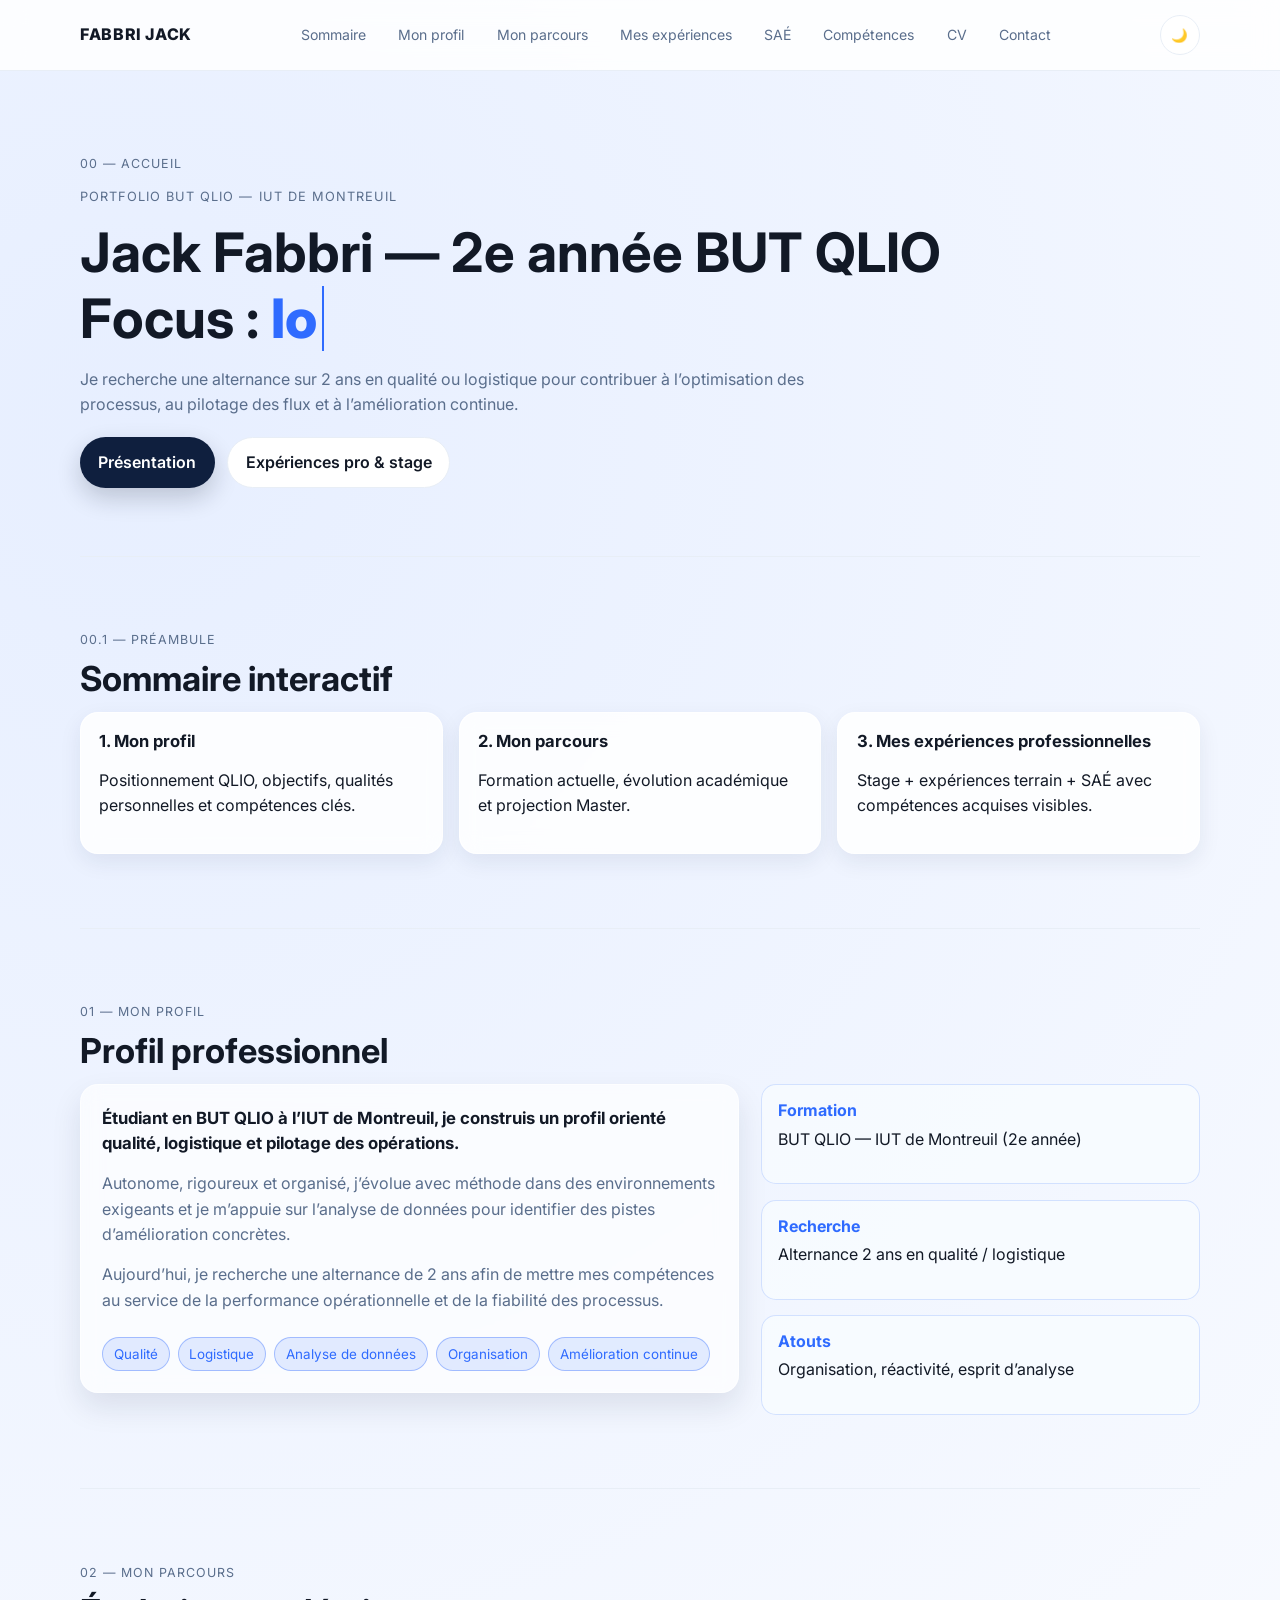
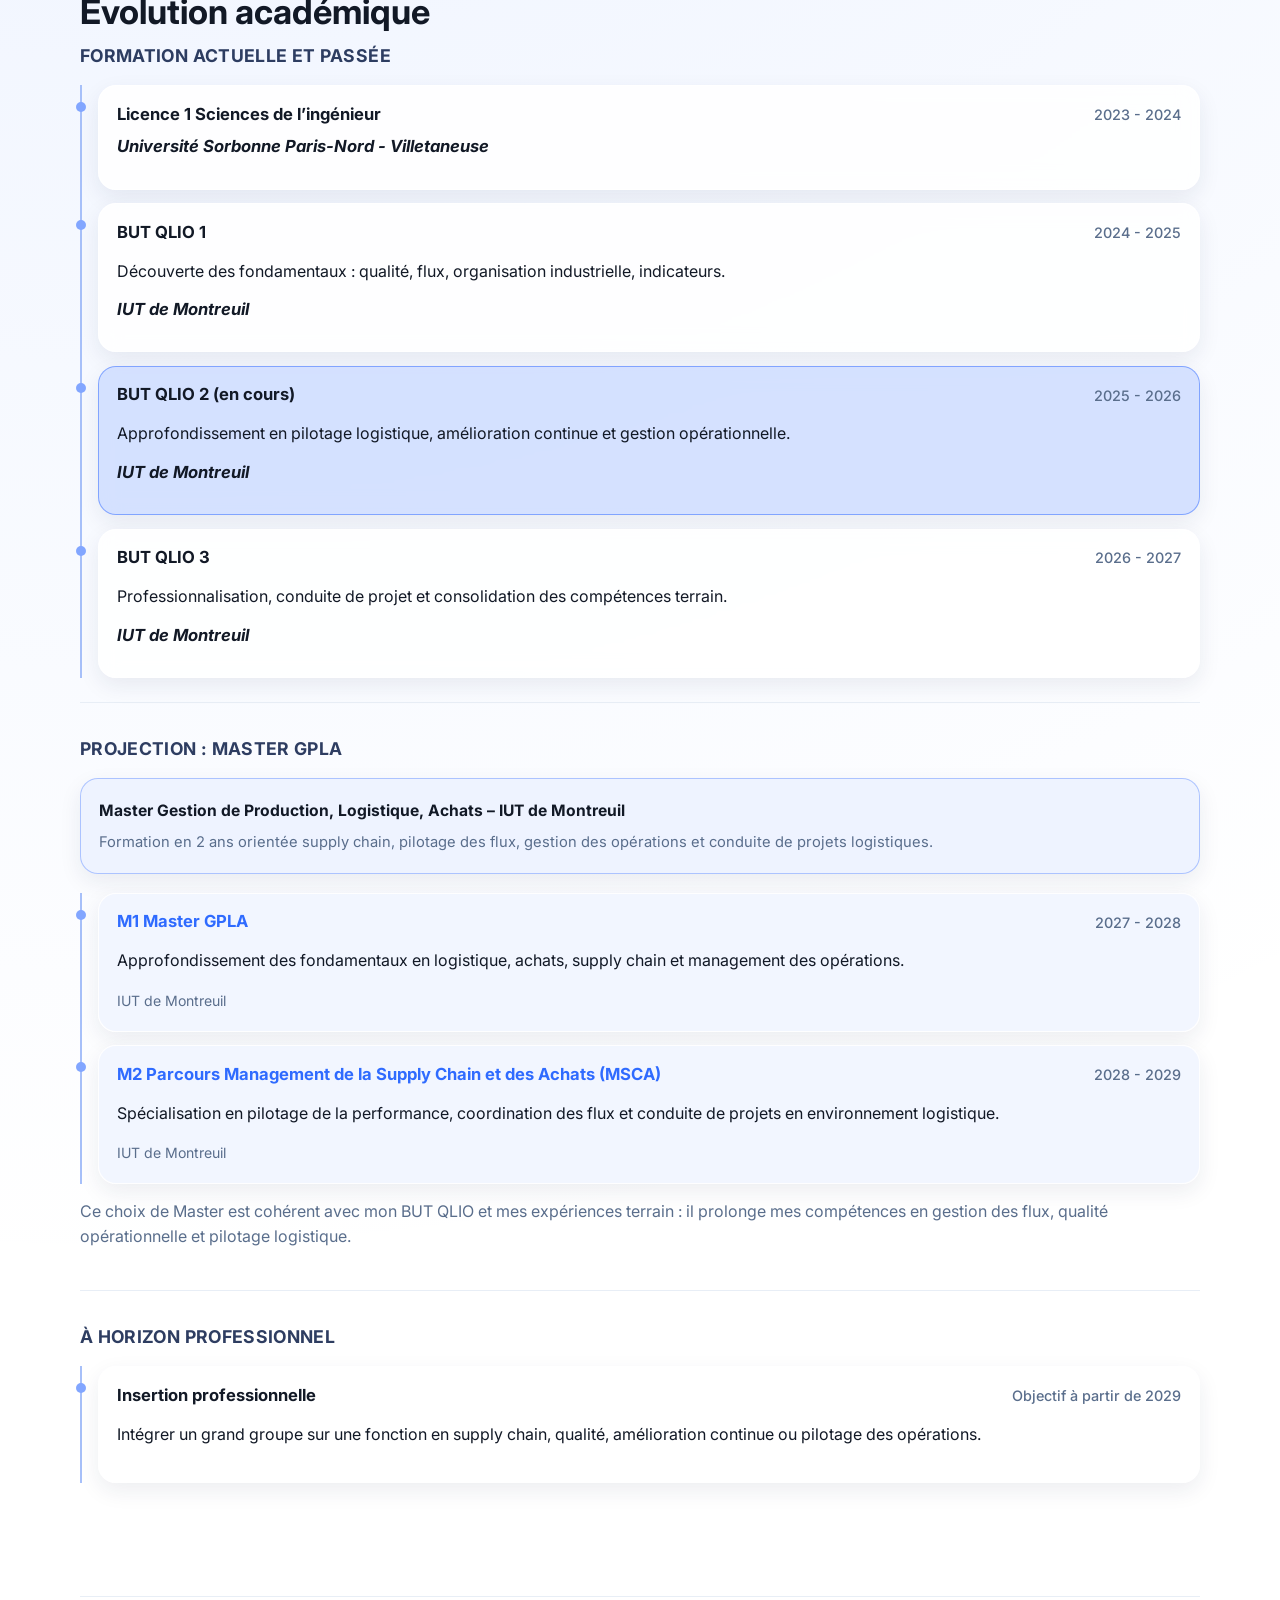
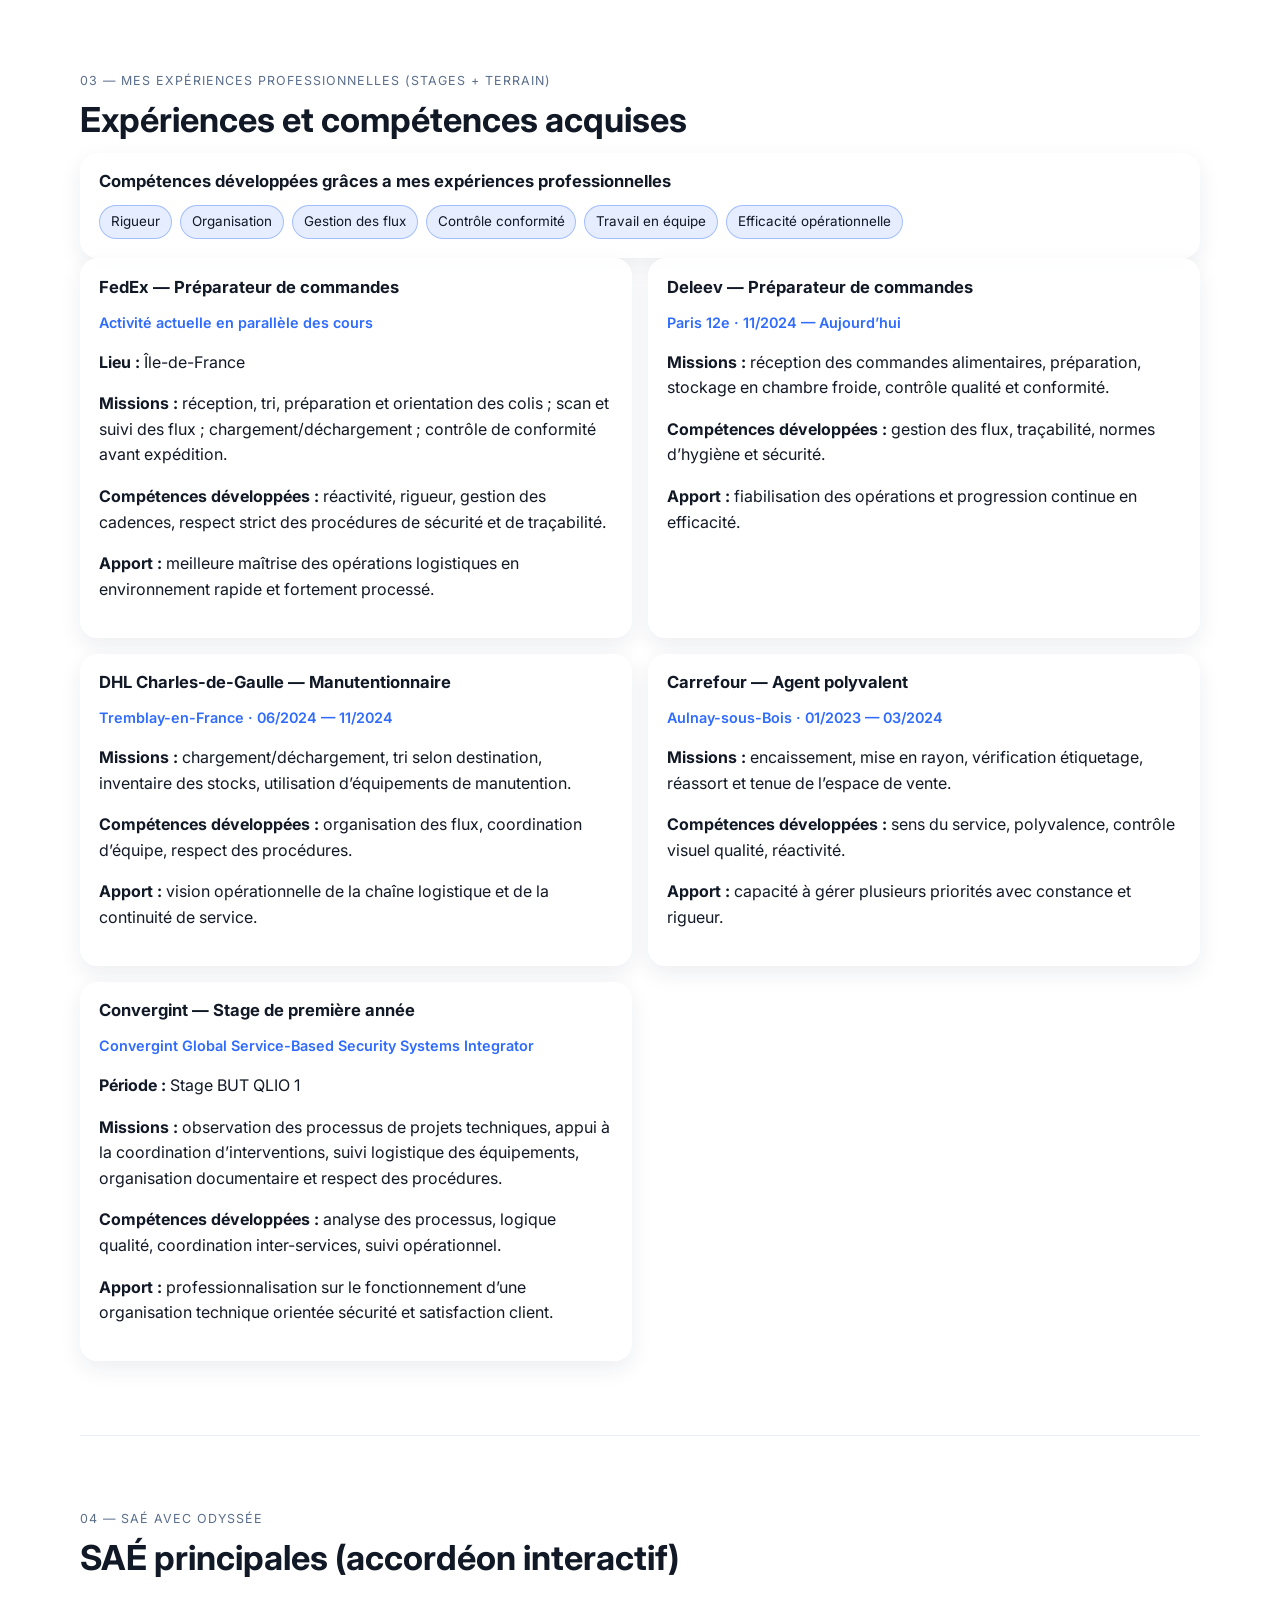
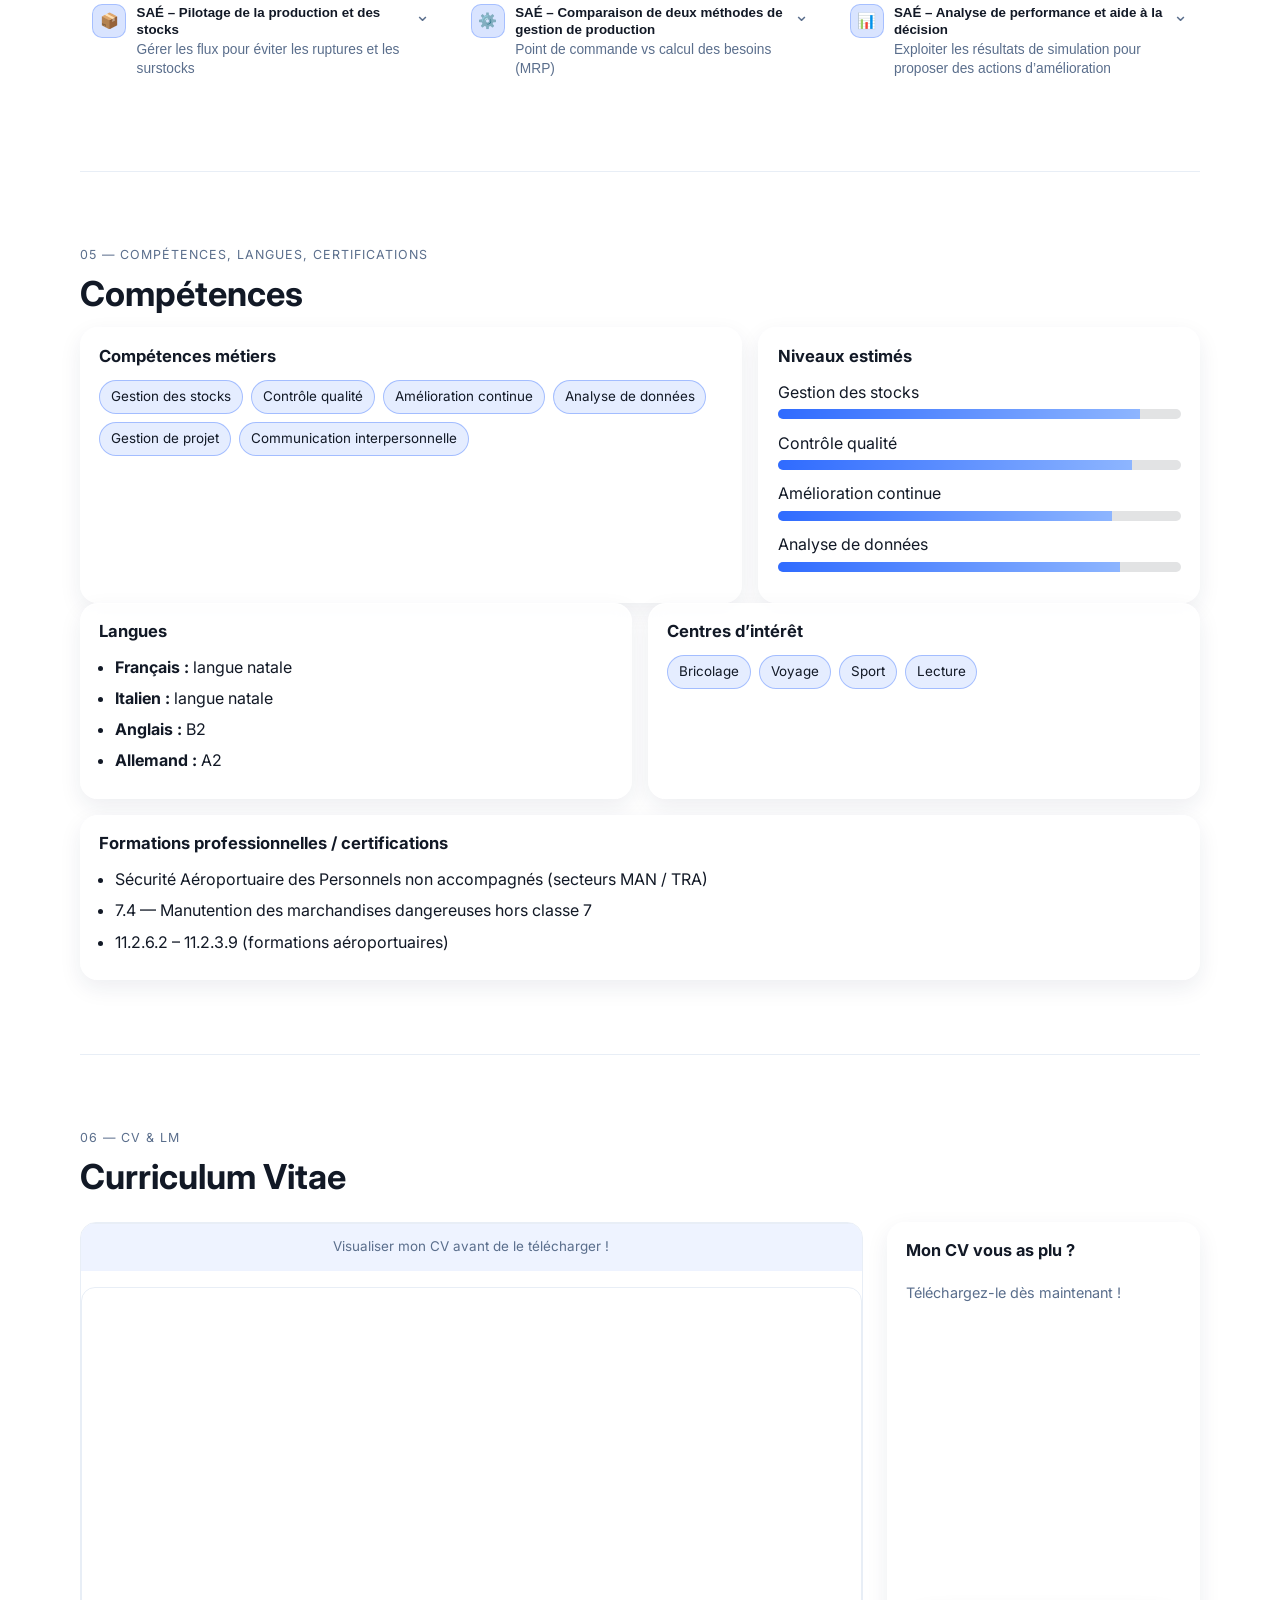
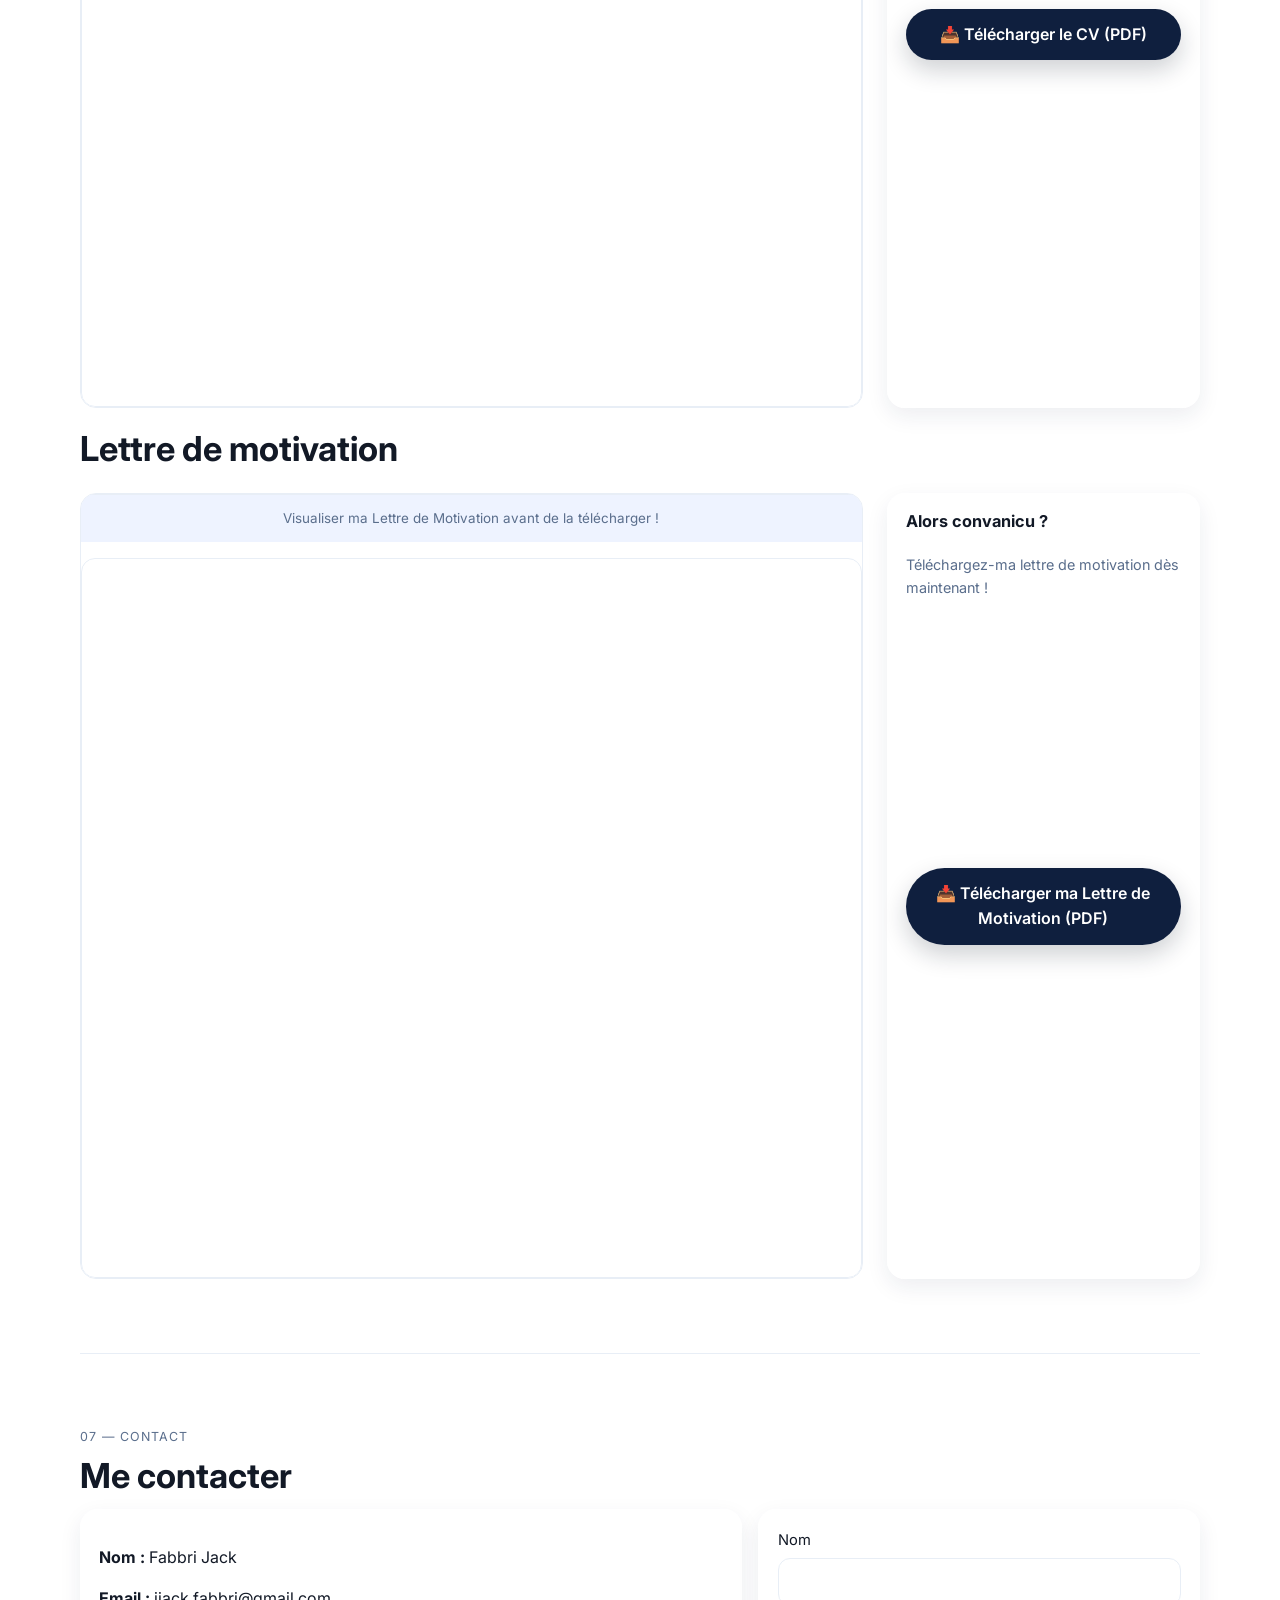
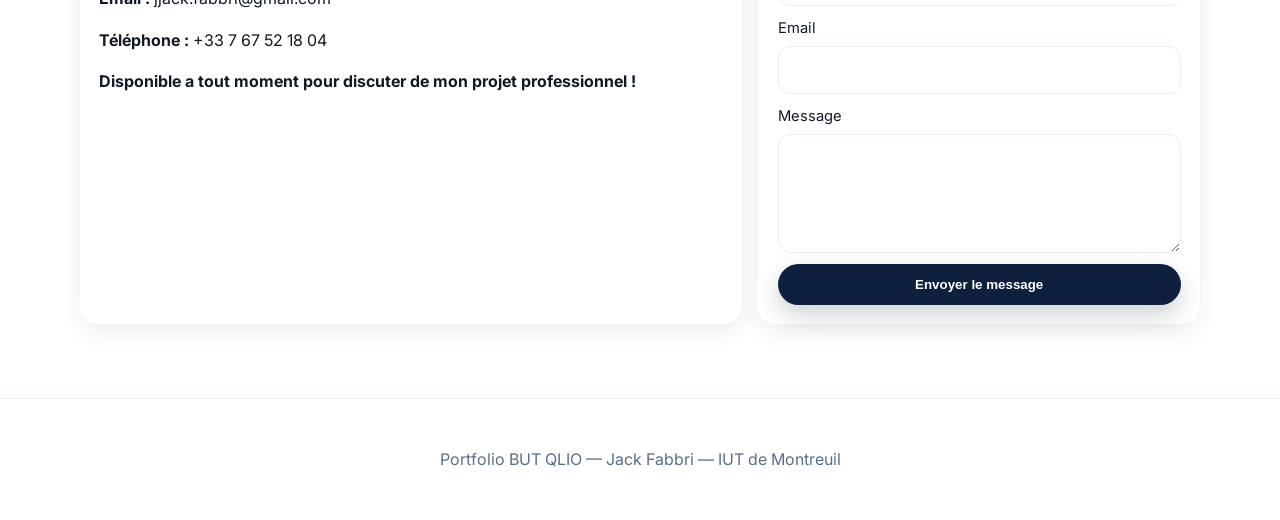
<file: index.html>
<!DOCTYPE html>
<html lang="fr">
  <head>
    <meta charset="UTF-8" />
    <meta name="viewport" content="width=device-width, initial-scale=1.0" />
    <meta
      name="description"
      content="Portfolio BUT QLIO de Jack Fabbri : profil, parcours, expériences professionnelles et SAÉ pour une présentation orale claire et efficace."
    />
    <title>Portfolio QLIO — Jack Fabbri</title>
    <link rel="preconnect" href="https://fonts.googleapis.com" />
    <link rel="preconnect" href="https://fonts.gstatic.com" crossorigin />
    <link
      href="https://fonts.googleapis.com/css2?family=Inter:wght@400;500;600;700;800&display=swap"
      rel="stylesheet"
    />
    <link rel="stylesheet" href="style.css" />
  </head>
  <body>
    <header class="site-header">
      <nav class="container navbar">
        <a href="#home" class="logo">FABBRI JACK</a>
        <button class="nav-toggle" aria-label="Menu navigation">
          <span></span><span></span>
        </button>
        <ul class="nav-links">
          <li><a href="#overview">Sommaire</a></li>
          <li><a href="#about">Mon profil</a></li>
          <li><a href="#path">Mon parcours</a></li>
          <li><a href="#experiences">Mes expériences</a></li>
          <li><a href="#sae">SAÉ</a></li>
          <li><a href="#skills">Compétences</a></li>
          <li><a href="#cv">CV</a></li>
          <li><a href="#contact">Contact</a></li>
        </ul>
        <button class="theme-toggle" id="theme-toggle" aria-label="Activer le mode sombre">🌙</button>
      </nav>
    </header>

    <main>
      <section class="hero container reveal" id="home">
        <p class="section-id">00 — Accueil</p>
        <p class="hero-kicker">Portfolio BUT QLIO — IUT de Montreuil</p>
        <h1>
          Jack Fabbri — 2e année BUT QLIO<br />
          Focus : <span class="word-slider"><span id="animated-word">qualité</span></span>
        </h1>
        <p class="hero-text">
          Je recherche une alternance sur 2 ans en qualité ou logistique pour contribuer
          à l’optimisation des processus, au pilotage des flux et à l’amélioration continue.
        </p>
        <div class="hero-actions">
          <a href="#overview" class="btn btn-primary">Présentation</a>
          <a href="#experiences" class="btn btn-ghost">Expériences pro & stage</a>
        </div>
      </section>

      <section class="section container reveal" id="overview">
        <p class="section-id">00.1 — Préambule</p>
        <h2>Sommaire interactif</h2>
        <div class="cards three-main">
          <a class="block main-card hover-lift" href="#about">
            <h3>1. Mon profil</h3>
            <p>Positionnement QLIO, objectifs, qualités personnelles et compétences clés.</p>
          </a>
          <a class="block main-card hover-lift" href="#path">
            <h3>2. Mon parcours</h3>
            <p>Formation actuelle, évolution académique et projection Master.</p>
          </a>
          <a class="block main-card hover-lift" href="#experiences">
            <h3>3. Mes expériences professionnelles</h3>
            <p>Stage + expériences terrain + SAÉ avec compétences acquises visibles.</p>
          </a>
        </div>
      </section>

      <section class="section container reveal" id="about">
        <p class="section-id">01 — Mon profil</p>
        <h2>Profil professionnel</h2>
        <div class="split about-inner">
          <article class="block glass-card hover-lift">
            <p class="about-lead">Étudiant en BUT QLIO à l’IUT de Montreuil, je construis un profil orienté qualité, logistique et pilotage des opérations.</p>
            <p class="about-subtitle">Autonome, rigoureux et organisé, j’évolue avec méthode dans des environnements exigeants et je m’appuie sur l’analyse de données pour identifier des pistes d’amélioration concrètes.</p>
            <p class="about-conclusion">Aujourd’hui, je recherche une alternance de 2 ans afin de mettre mes compétences au service de la performance opérationnelle et de la fiabilité des processus.</p>

            <div class="badges skills-badges">
              <span>Qualité</span>
              <span>Logistique</span>
              <span>Analyse de données</span>
              <span>Organisation</span>
              <span>Amélioration continue</span>
            </div>
          </article>

          <div class="profile-cards">
            <article class="card hover-lift">
              <h3>Formation</h3>
              <p>BUT QLIO — IUT de Montreuil (2e année)</p>
            </article>
            <article class="card hover-lift">
              <h3>Recherche</h3>
              <p>Alternance 2 ans en qualité / logistique</p>
            </article>
            <article class="card hover-lift">
              <h3>Atouts</h3>
              <p>Organisation, réactivité, esprit d’analyse</p>
            </article>
          </div>
        </div>
      </section>

      <section class="section container reveal" id="path">
        <p class="section-id">02 — Mon parcours</p>
        <h2>Évolution académique</h2>
        
        <div class="timeline-section">
          <h3 class="timeline-heading">Formation actuelle et passée</h3>
          <div class="academic-timeline">
            <article class="timeline-item block hover-lift"><h3><span class="title">Licence 1 Sciences de l’ingénieur</span><span class="timeline-date">2023 - 2024</span></h3><h3><i>Université Sorbonne Paris-Nord - Villetaneuse</i></h3></article>
            <article class="timeline-item block hover-lift"><h3><span class="title">BUT QLIO 1</span><span class="timeline-date">2024 - 2025</span></h3><p>Découverte des fondamentaux : qualité, flux, organisation industrielle, indicateurs.</p><h3><i>IUT de Montreuil</i></h3></article>
            <article class="timeline-item block current-step hover-lift"><h3><span class="title">BUT QLIO 2 (en cours)</span><span class="timeline-date">2025 - 2026</span></h3><p>Approfondissement en pilotage logistique, amélioration continue et gestion opérationnelle.</p><h3><i>IUT de Montreuil</i></h3></article>
            <article class="timeline-item block hover-lift"><h3><span class="title">BUT QLIO 3</span><span class="timeline-date">2026 - 2027</span></h3><p>Professionnalisation, conduite de projet et consolidation des compétences terrain.</p><h3><i>IUT de Montreuil</i></h3></article>
          </div>
        </div>

        <div class="timeline-section">
          <h3 class="timeline-heading">Projection : Master GPLA</h3>
          <article class="block master-intro hover-lift">
            <p><strong>Master Gestion de Production, Logistique, Achats</strong> – IUT de Montreuil</p>
            <p class="master-description">Formation en 2 ans orientée supply chain, pilotage des flux, gestion des opérations et conduite de projets logistiques.</p>
          </article>
          <div class="academic-timeline master-timeline">
            <article class="timeline-item block hover-lift">
              <h3><span class="title">M1 Master GPLA</span><span class="timeline-date">2027 - 2028</span></h3>
              <p>Approfondissement des fondamentaux en logistique, achats, supply chain et management des opérations.</p>
              <p class="timeline-location">IUT de Montreuil</p>
            </article>
            <article class="timeline-item block hover-lift">
              <h3><span class="title">M2 Parcours Management de la Supply Chain et des Achats (MSCA)</span><span class="timeline-date">2028 - 2029</span></h3>
              <p>Spécialisation en pilotage de la performance, coordination des flux et conduite de projets en environnement logistique.</p>
              <p class="timeline-location">IUT de Montreuil</p>
            </article>
          </div>

          <p class="path-note">
            Ce choix de Master est cohérent avec mon BUT QLIO et mes expériences terrain : il prolonge mes compétences en gestion des flux, qualité opérationnelle et pilotage logistique.
          </p> </div>
        <div class="timeline-section">
          <h3 class="timeline-heading">À horizon professionnel</h3>
          <div class="academic-timeline">
            <article class="timeline-item block hover-lift"><h3><span class="title">Insertion professionnelle</span><span class="timeline-date">Objectif à partir de 2029</span></h3><p>Intégrer un grand groupe sur une fonction en supply chain, qualité, amélioration continue ou pilotage des opérations.</p></article>
          </div>  </div>
      </section>
      <section class="section container reveal" id="experiences">
        <p class="section-id">03 — Mes expériences professionnelles (stages + terrain)</p>
        <h2>Expériences et compétences acquises</h2>
        <article class="block skills-summary hover-lift">
          <h3>Compétences développées grâces a mes expériences professionnelles</h3>
          <div class="badges">
            <span>Rigueur</span><span>Organisation</span><span>Gestion des flux</span>
            <span>Contrôle conformité</span><span>Travail en équipe</span><span>Efficacité opérationnelle</span>
          </div>
</article>
        <div class="cards exp-grid">
          <article class="block hover-lift">
            <h3>FedEx — Préparateur de commandes</h3>
            <p class="date">Activité actuelle en parallèle des cours</p>
            <p><strong>Lieu :</strong> Île-de-France</p>
            <p><strong>Missions :</strong> réception, tri, préparation et orientation des colis ; scan et suivi des flux ; chargement/déchargement ; contrôle de conformité avant expédition.</p>
            <p><strong>Compétences développées :</strong> réactivité, rigueur, gestion des cadences, respect strict des procédures de sécurité et de traçabilité.</p>
            <p><strong>Apport :</strong> meilleure maîtrise des opérations logistiques en environnement rapide et fortement processé.</p>
          </article>

          <article class="block hover-lift">
            <h3>Deleev — Préparateur de commandes</h3>
            <p class="date">Paris 12e · 11/2024 — Aujourd’hui</p>
            <p><strong>Missions :</strong> réception des commandes alimentaires, préparation, stockage en chambre froide, contrôle qualité et conformité.</p>
            <p><strong>Compétences développées :</strong> gestion des flux, traçabilité, normes d’hygiène et sécurité.</p>
            <p><strong>Apport :</strong> fiabilisation des opérations et progression continue en efficacité.</p>
          </article>

          <article class="block hover-lift">
            <h3>DHL Charles-de-Gaulle — Manutentionnaire</h3>
            <p class="date">Tremblay-en-France · 06/2024 — 11/2024</p>
            <p><strong>Missions :</strong> chargement/déchargement, tri selon destination, inventaire des stocks, utilisation d’équipements de manutention.</p>
            <p><strong>Compétences développées :</strong> organisation des flux, coordination d’équipe, respect des procédures.</p>
            <p><strong>Apport :</strong> vision opérationnelle de la chaîne logistique et de la continuité de service.</p>
          </article>

          <article class="block hover-lift">
            <h3>Carrefour — Agent polyvalent</h3>
            <p class="date">Aulnay-sous-Bois · 01/2023 — 03/2024</p>
            <p><strong>Missions :</strong> encaissement, mise en rayon, vérification étiquetage, réassort et tenue de l’espace de vente.</p>
            <p><strong>Compétences développées :</strong> sens du service, polyvalence, contrôle visuel qualité, réactivité.</p>
            <p><strong>Apport :</strong> capacité à gérer plusieurs priorités avec constance et rigueur.</p>
          </article>

          <article class="block hover-lift">
            <h3>Convergint — Stage de première année</h3>
            <p class="date">Convergint Global Service-Based Security Systems Integrator</p>
            <p><strong>Période :</strong> Stage BUT QLIO 1</p>
            <p><strong>Missions :</strong> observation des processus de projets techniques, appui à la coordination d’interventions, suivi logistique des équipements, organisation documentaire et respect des procédures.</p>
            <p><strong>Compétences développées :</strong> analyse des processus, logique qualité, coordination inter-services, suivi opérationnel.</p>
            <p><strong>Apport :</strong> professionnalisation sur le fonctionnement d’une organisation technique orientée sécurité et satisfaction client.</p>
          </article>
        </div>
      </section>

      <section class="section container reveal" id="sae">
        <p class="section-id">04 — SAÉ avec Odyssée</p>
        <h2>SAÉ principales (accordéon interactif)</h2>
        <div class="sae-grid" id="sae-accordion">
          <article class="sae-card hover-lift" data-accordion-item>
            <button class="sae-trigger" type="button" aria-expanded="false">
              <span class="sae-icon" aria-hidden="true">📦</span>
              <span class="sae-headline">
                <span class="sae-title">SAÉ – Pilotage de la production et des stocks</span>
                <span class="sae-subtitle">Gérer les flux pour éviter les ruptures et les surstocks</span>
              </span>
              <span class="sae-chevron" aria-hidden="true">⌄</span>
            </button>
            <div class="sae-panel" hidden>
              <p><strong>Objectif :</strong> Cette SAÉ consiste à utiliser Odyssée pour planifier la production et ajuster les approvisionnements en fonction de la demande. L’objectif est de satisfaire les commandes clients tout en limitant le niveau de stock.</p>
              <p><strong>Compétences mobilisées :</strong></p>
              <ul class="list-clean">
                <li>lancement des ordres de fabrication</li>
                <li>gestion des approvisionnements</li>
                <li>suivi des niveaux de stock</li>
                <li>prise de décision en environnement simulé</li>
              </ul>
              <p><strong>Indicateurs analysés :</strong> taux de service client, stock moyen, coût de gestion des articles.</p>
              <p><strong>Conclusion :</strong> Cette SAÉ permet de comprendre comment un mauvais pilotage des flux peut créer soit des ruptures, soit un excès de stock coûteux.</p>
            </div>
          </article>

          <article class="sae-card hover-lift" data-accordion-item>
            <button class="sae-trigger" type="button" aria-expanded="false">
              <span class="sae-icon" aria-hidden="true">⚙️</span>
              <span class="sae-headline">
                <span class="sae-title">SAÉ – Comparaison de deux méthodes de gestion de production</span>
                <span class="sae-subtitle">Point de commande vs calcul des besoins (MRP)</span>
              </span>
              <span class="sae-chevron" aria-hidden="true">⌄</span>
            </button>
            <div class="sae-panel" hidden>
              <p><strong>Objectif :</strong> Cette SAÉ vise à comparer deux façons de gérer une usine dans Odyssée : une méthode classique fondée sur le suivi du stock et une méthode plus avancée fondée sur la prévision et le calcul des besoins.</p>
              <p><strong>Compétences mobilisées :</strong></p>
              <ul class="list-clean">
                <li>analyse comparative</li>
                <li>planification de production</li>
                <li>interprétation de résultats</li>
                <li>amélioration d’une méthode de gestion</li>
              </ul>
              <p><strong>Indicateurs analysés :</strong> taux de service, niveau de stock, performance globale de la production.</p>
              <p><strong>Conclusion :</strong> Cette SAÉ montre que le choix de la méthode de gestion influence directement la réactivité de l’entreprise et son efficacité opérationnelle.</p>
            </div>
          </article>

          <article class="sae-card hover-lift" data-accordion-item>
            <button class="sae-trigger" type="button" aria-expanded="false">
              <span class="sae-icon" aria-hidden="true">📊</span>
              <span class="sae-headline">
                <span class="sae-title">SAÉ – Analyse de performance et aide à la décision</span>
                <span class="sae-subtitle">Exploiter les résultats de simulation pour proposer des actions d’amélioration</span>
              </span>
              <span class="sae-chevron" aria-hidden="true">⌄</span>
            </button>
            <div class="sae-panel" hidden>
              <p><strong>Objectif :</strong> Cette SAÉ consiste à analyser les résultats obtenus après plusieurs périodes de simulation dans Odyssée afin d’identifier les dysfonctionnements et de proposer des décisions plus pertinentes.</p>
              <p><strong>Compétences mobilisées :</strong></p>
              <ul class="list-clean">
                <li>lecture d’indicateurs industriels</li>
                <li>diagnostic de performance</li>
                <li>justification de décisions</li>
                <li>amélioration continue</li>
              </ul>
              <p><strong>Indicateurs analysés :</strong> retard ou satisfaction des commandes, coût lié aux stocks, cohérence entre prévisions et production.</p>
              <p><strong>Conclusion :</strong> Cette SAÉ met en valeur la capacité de l’étudiant à transformer des données de simulation en recommandations concrètes pour améliorer la performance d’une entreprise.</p>
            </div>
          </article>
        </div>
      </section>

      <section class="section container reveal" id="skills">
        <p class="section-id">05 — Compétences, langues, certifications</p>
        <h2>Compétences</h2>
        <div class="skills-grid">
          <article class="block hover-lift">
            <h3>Compétences métiers</h3>
            <div class="badges">
              <span>Gestion des stocks</span><span>Contrôle qualité</span><span>Amélioration continue</span>
              <span>Analyse de données</span><span>Gestion de projet</span><span>Communication interpersonnelle</span>
            </div>
          </article>
          <article class="block hover-lift">
            <h3>Niveaux estimés</h3>
            <div class="skill"><p>Gestion des stocks</p><div><span style="--w:90%"></span></div></div>
            <div class="skill"><p>Contrôle qualité</p><div><span style="--w:88%"></span></div></div>
            <div class="skill"><p>Amélioration continue</p><div><span style="--w:83%"></span></div></div>
            <div class="skill"><p>Analyse de données</p><div><span style="--w:85%"></span></div></div>
          </article>
        </div>

        <div class="cards two info-row">
          <article class="block hover-lift">
            <h3>Langues</h3>
            <ul class="list-clean">
              <li><strong>Français :</strong> langue natale</li>
              <li><strong>Italien :</strong> langue natale</li>
              <li><strong>Anglais :</strong> B2</li>
              <li><strong>Allemand :</strong> A2</li>
            </ul>
          </article>
          <article class="block hover-lift">
            <h3>Centres d’intérêt</h3>
            <div class="badges"><span>Bricolage</span><span>Voyage</span><span>Sport</span><span>Lecture</span></div>
          </article>
        </div>

        <article class="block certs hover-lift">
          <h3>Formations professionnelles / certifications</h3>
          <ul class="list-clean">
            <li>Sécurité Aéroportuaire des Personnels non accompagnés (secteurs MAN / TRA)</li>
            <li>7.4 — Manutention des marchandises dangereuses hors classe 7</li>
            <li>11.2.6.2 – 11.2.3.9 (formations aéroportuaires)</li>
          </ul>
        </article>
      </section>

      <section class="section container reveal" id="cv">
        <p class="section-id">06 — CV & LM</p>
        <h2>Curriculum Vitae</h2>

        <div class="cv-container">
          <div class="cv-viewer">
            <p class="cv-note-viewer"> Visualiser mon CV avant de le télécharger ! </p>

            <div id="cv-embed" class="cv-embed">
              <iframe id="cv-frame" src="CV Alternance FABBRI JACK.pdf" frameborder="0" width="100%" height="920"></iframe>
            </div>
          </div>

          <div class="cv-download">
            <article class="block hover-lift">
              <h3>Mon CV vous as plu ? </h3>
              <p>Téléchargez-le dès maintenant !</p>
              <a href="CV Alternance FABBRI JACK.pdf" class="btn btn-primary" download>📥 Télécharger le CV (PDF)</a>
              <p class="cv-note"></p>
            </article>
          </div>
        </div>

        <div class="lm">
          <h2>Lettre de motivation</h2>
        </div>
        <div class="cv-container">
          <div class="cv-viewer">
            <p class="cv-note-viewer"> Visualiser ma Lettre de Motivation avant de la télécharger ! </p>

            <div id="lm-embed" class="cv-embed">
              <iframe id="lm-frame" src="LM - Jack FABBRI.pdf" frameborder="0" width="100%" height="920"></iframe>
            </div>
          </div>

          <div class="cv-download">
            <article class="block hover-lift">
              <h3>Alors convanicu ? </h3>
              <p>Téléchargez-ma lettre de motivation dès maintenant !</p>
              <a href="LM - Jack FABBRI.pdf" class="btn btn-primary" download>📥 Télécharger ma Lettre de Motivation (PDF)</a>
              <p class="cv-note"></p>
            </article>
          </div>
        </div>
      </section>

      <section class="section container reveal" id="contact">
        <p class="section-id">07 — Contact</p>
        <h2>Me contacter</h2>
        <div class="split">
          <article class="block hover-lift">
            <p><strong>Nom :</strong>   Fabbri Jack</p>
            <p><strong>Email :</strong> jjack.fabbri@gmail.com</p>
            <p><strong>Téléphone :</strong> +33 7 67 52 18 04</p>
            <p><strong>Disponible a tout moment pour discuter de mon projet professionnel !</strong></p>
          </article>
          <form class="block contact-form hover-lift">
            <label>Nom <input type="text" required /></label>
            <label>Email <input type="email" required /></label>
            <label>Message <textarea rows="4" required></textarea></label>
            <button type="submit" class="btn btn-primary">Envoyer le message</button>
          </form>
        </div>
      </section>
    </main>

    <button class="to-top" aria-label="Retour en haut">↑</button>

    <footer class="site-footer">
      <div class="container">
        <p>Portfolio BUT QLIO — Jack Fabbri — IUT de Montreuil</p>
      </div>
    </footer>

    <script src="script.js"></script>
  </body>
</html>
</file>
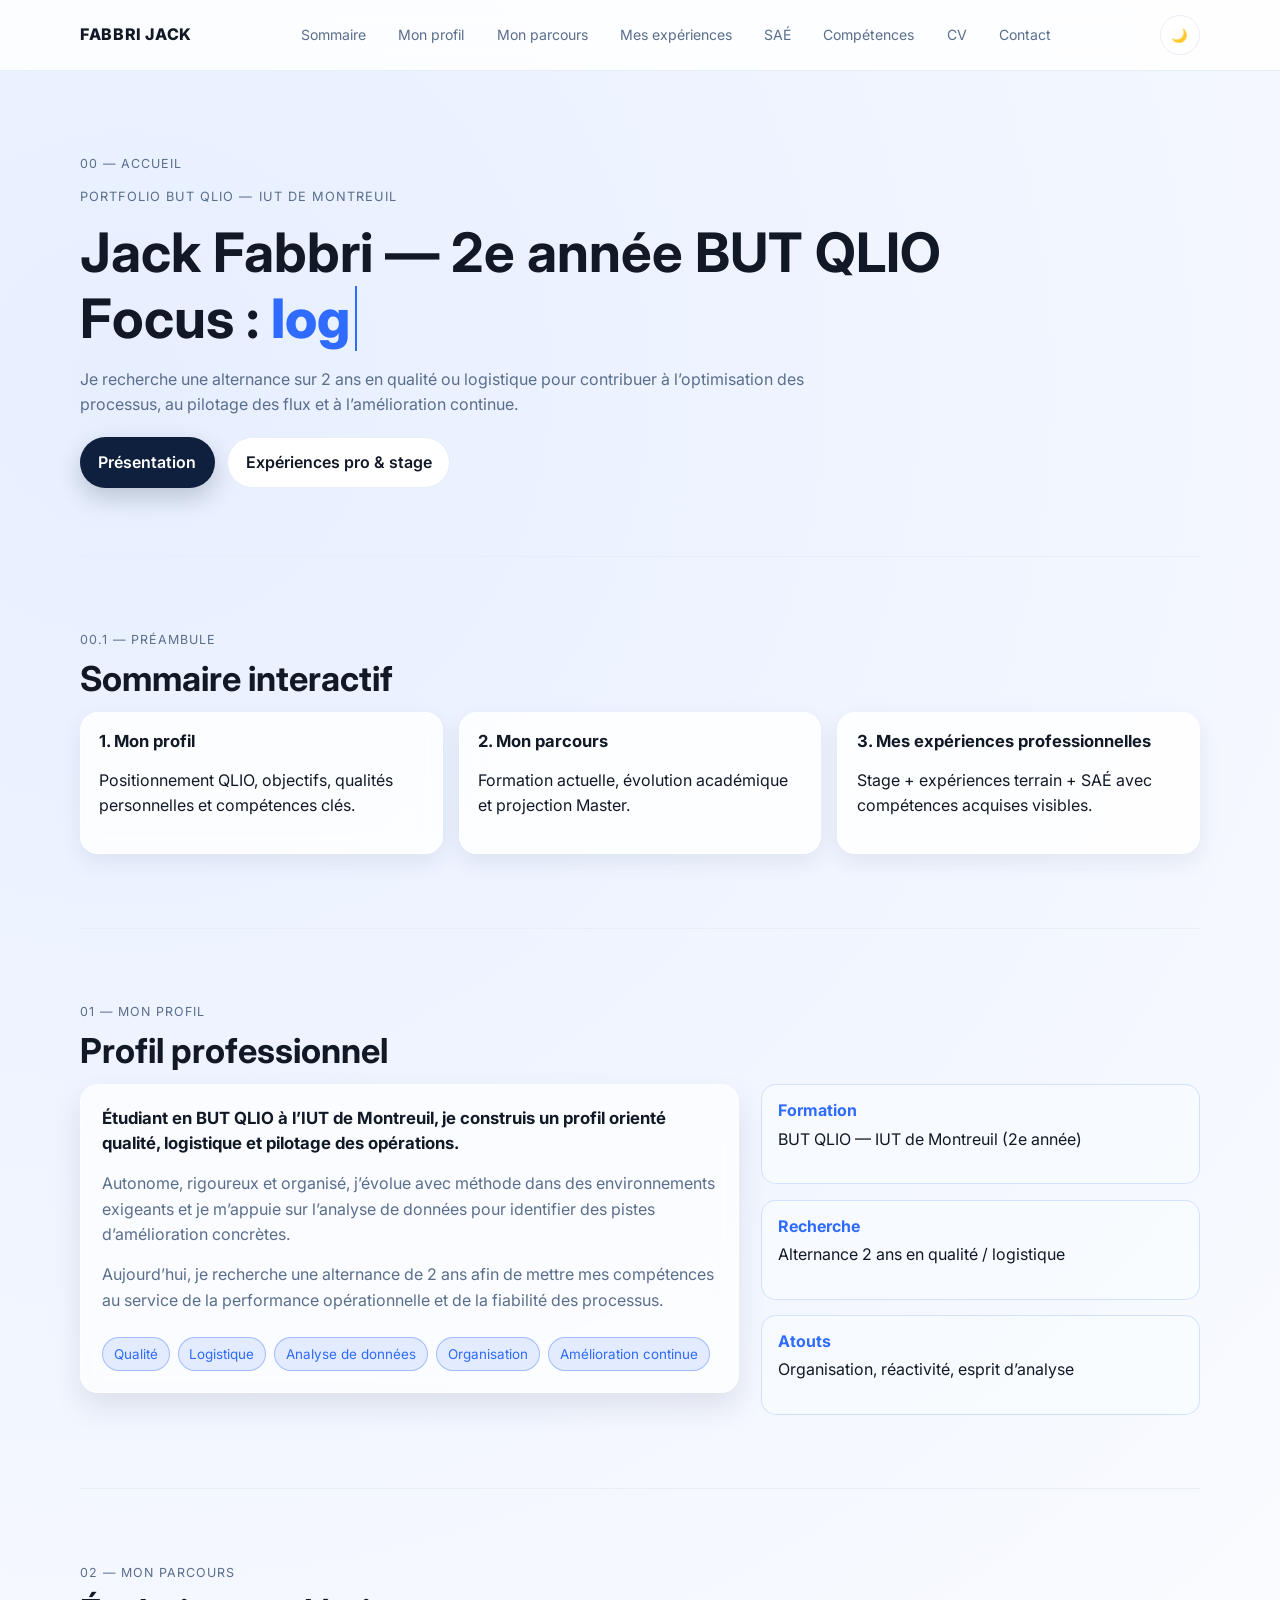
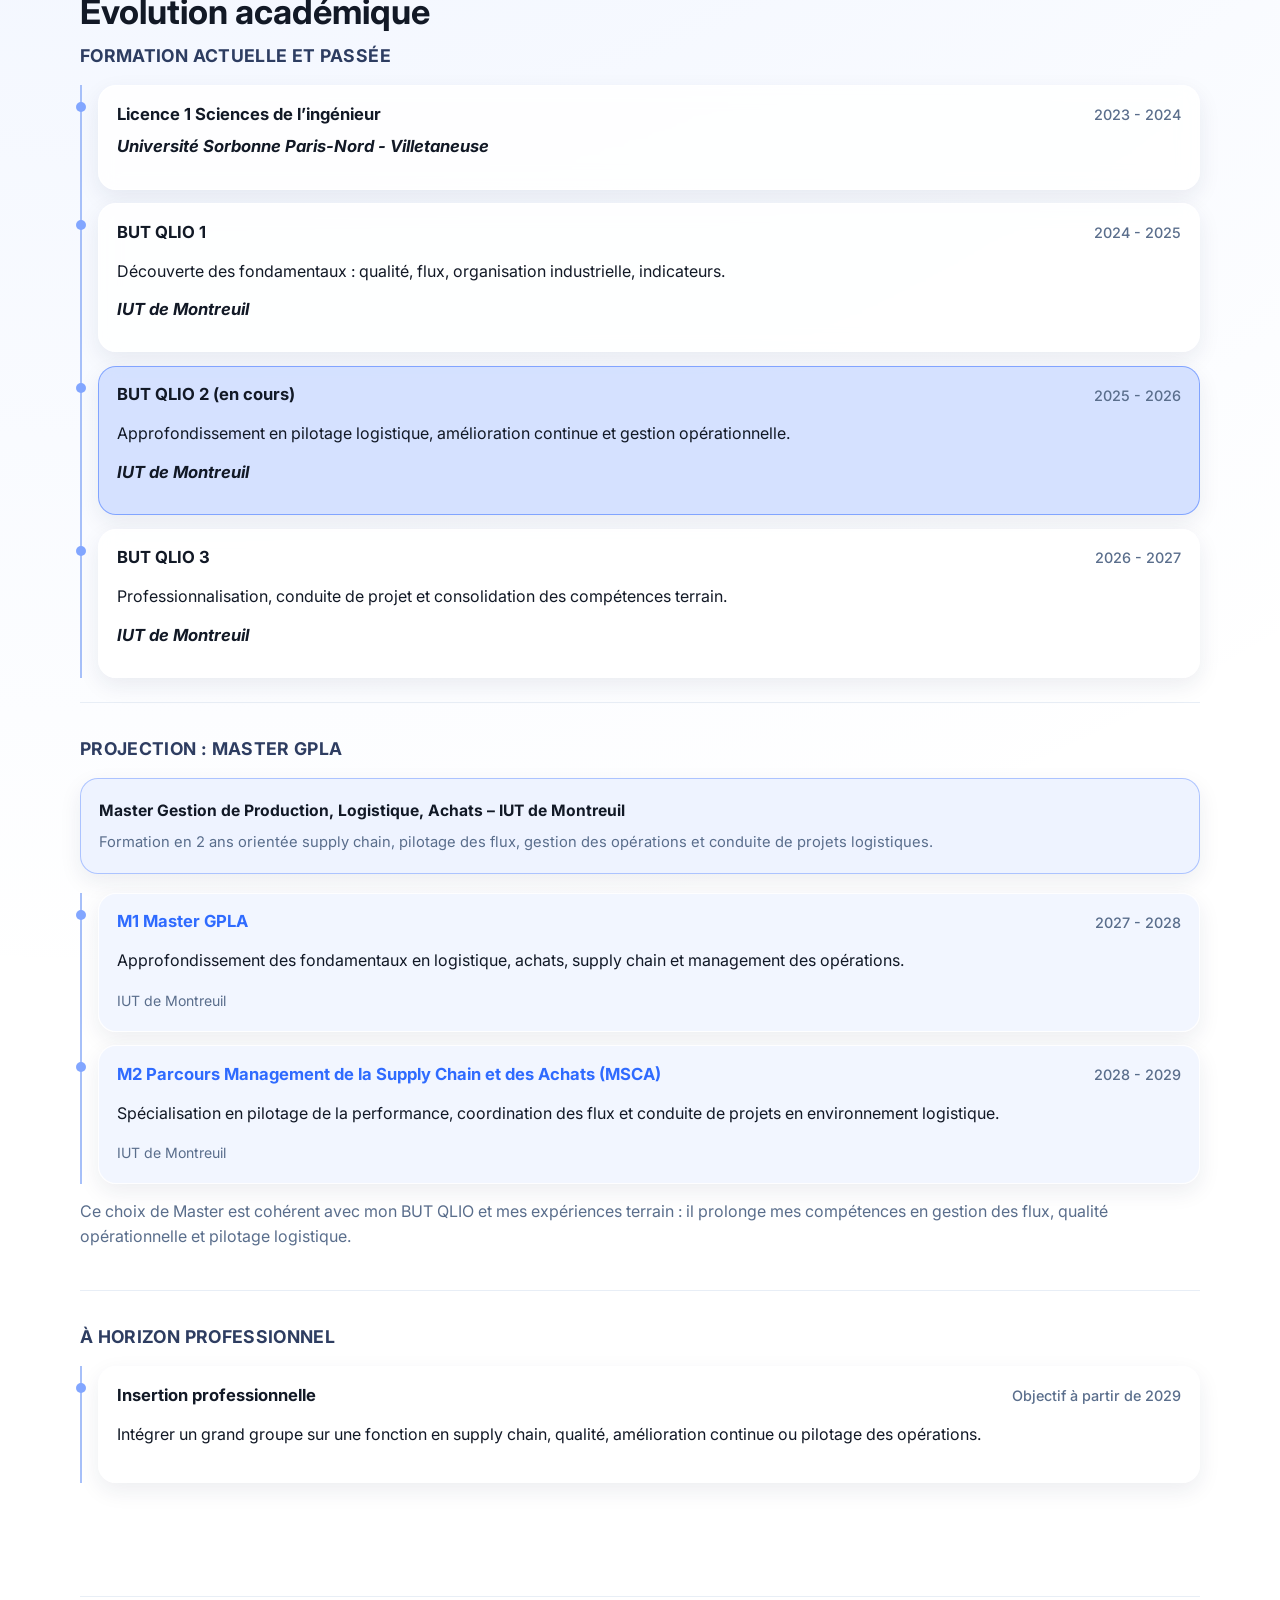
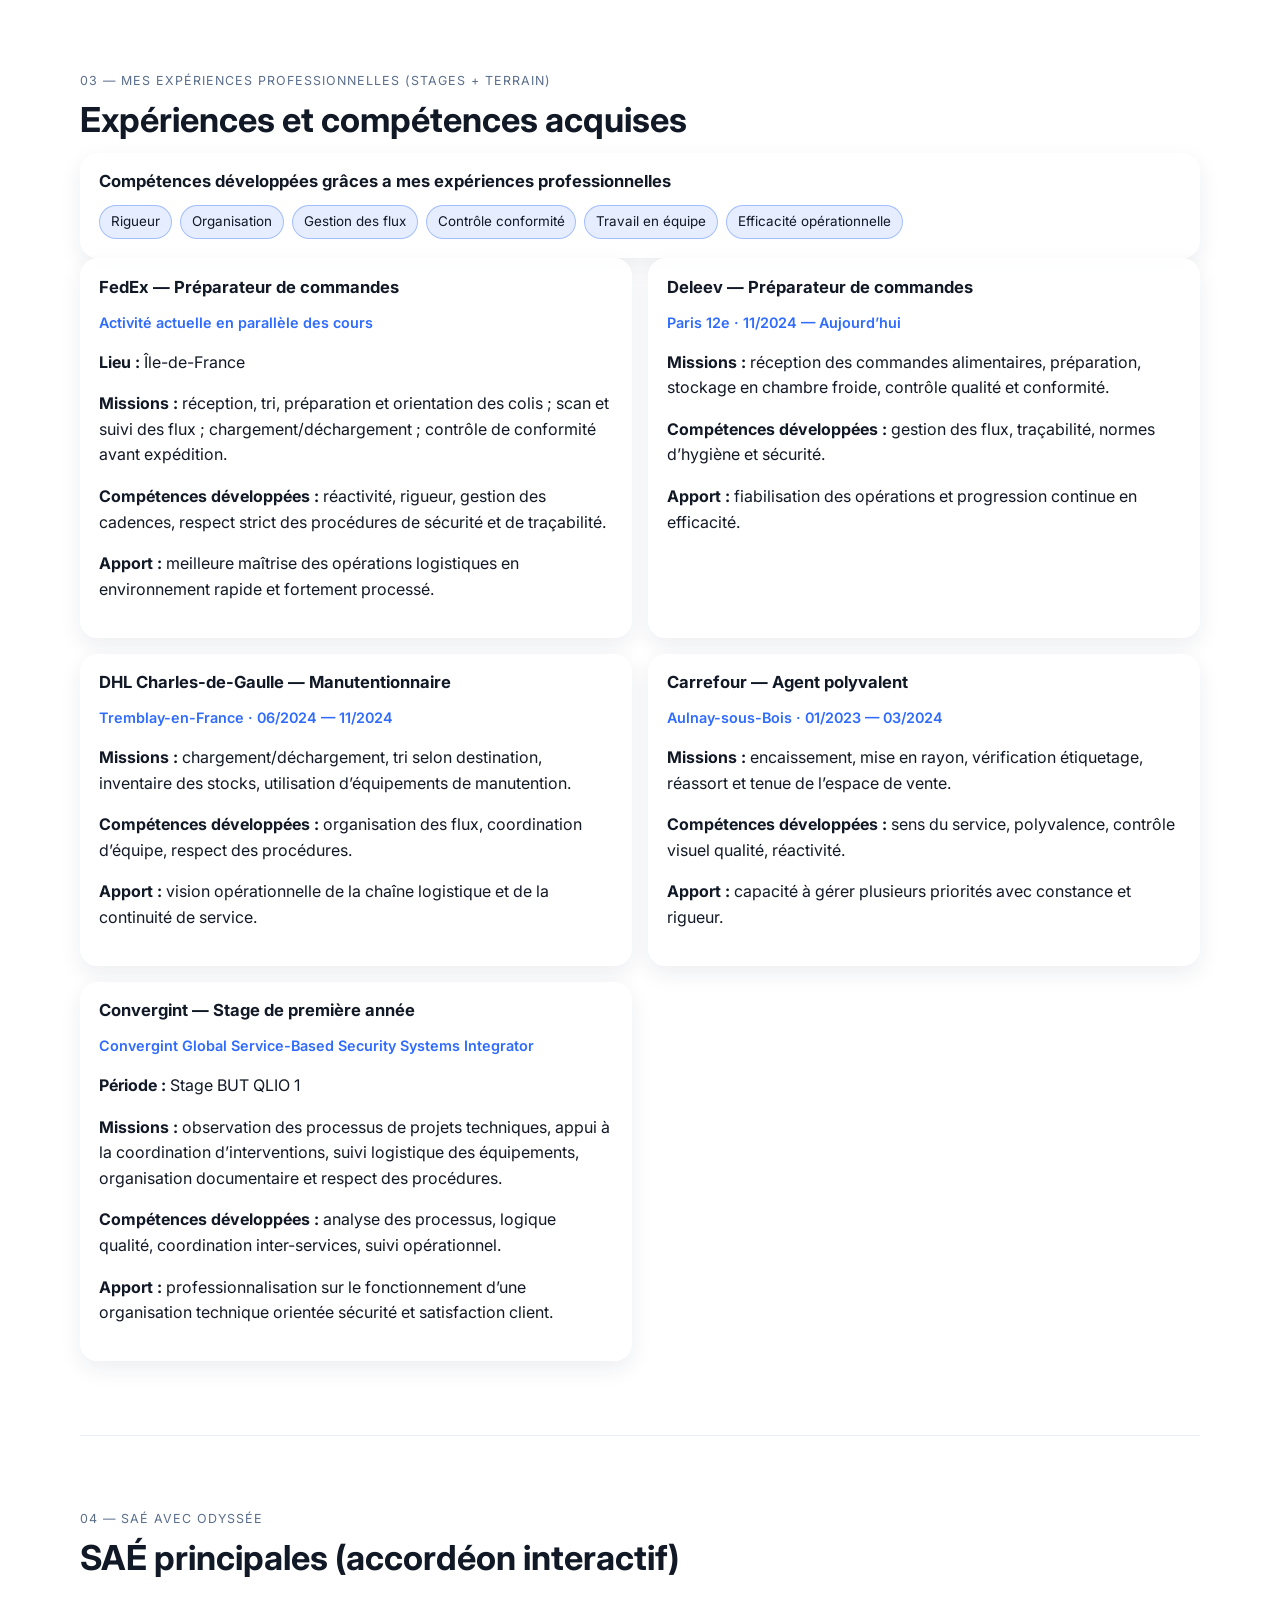
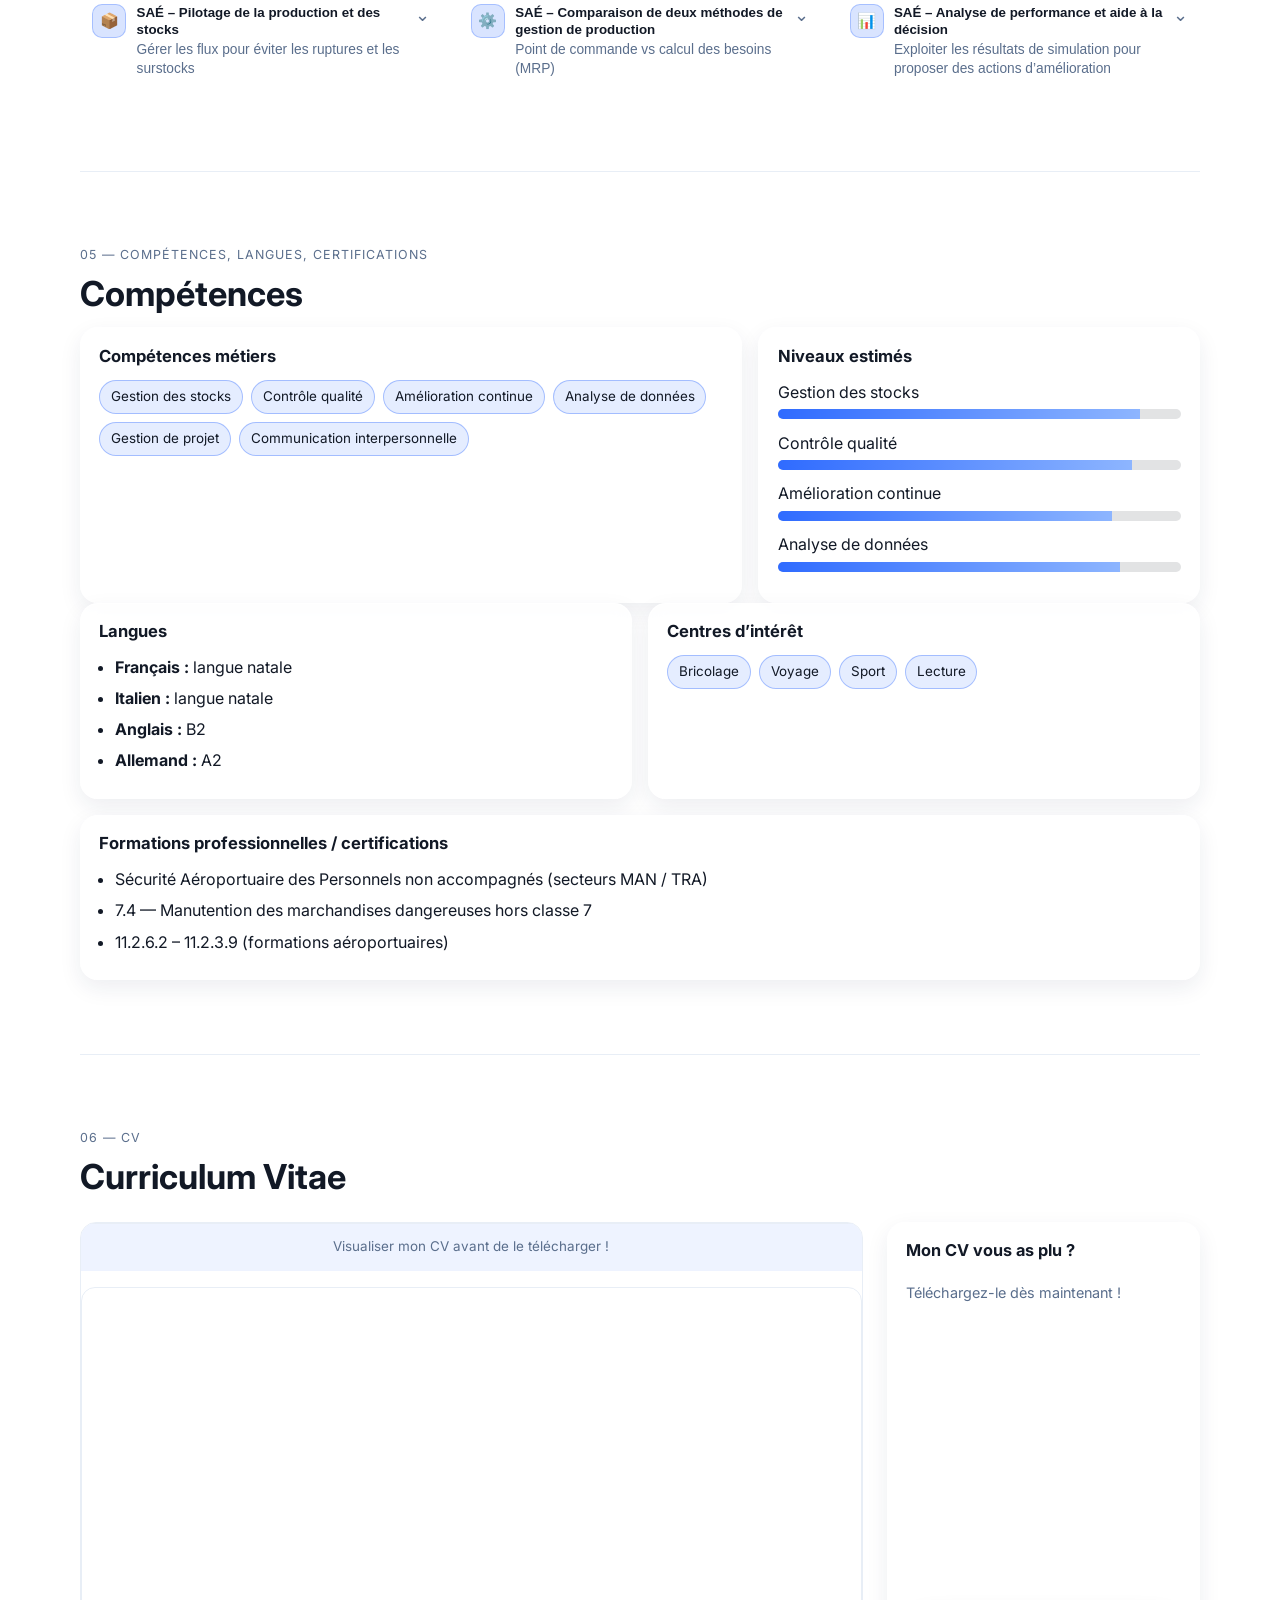
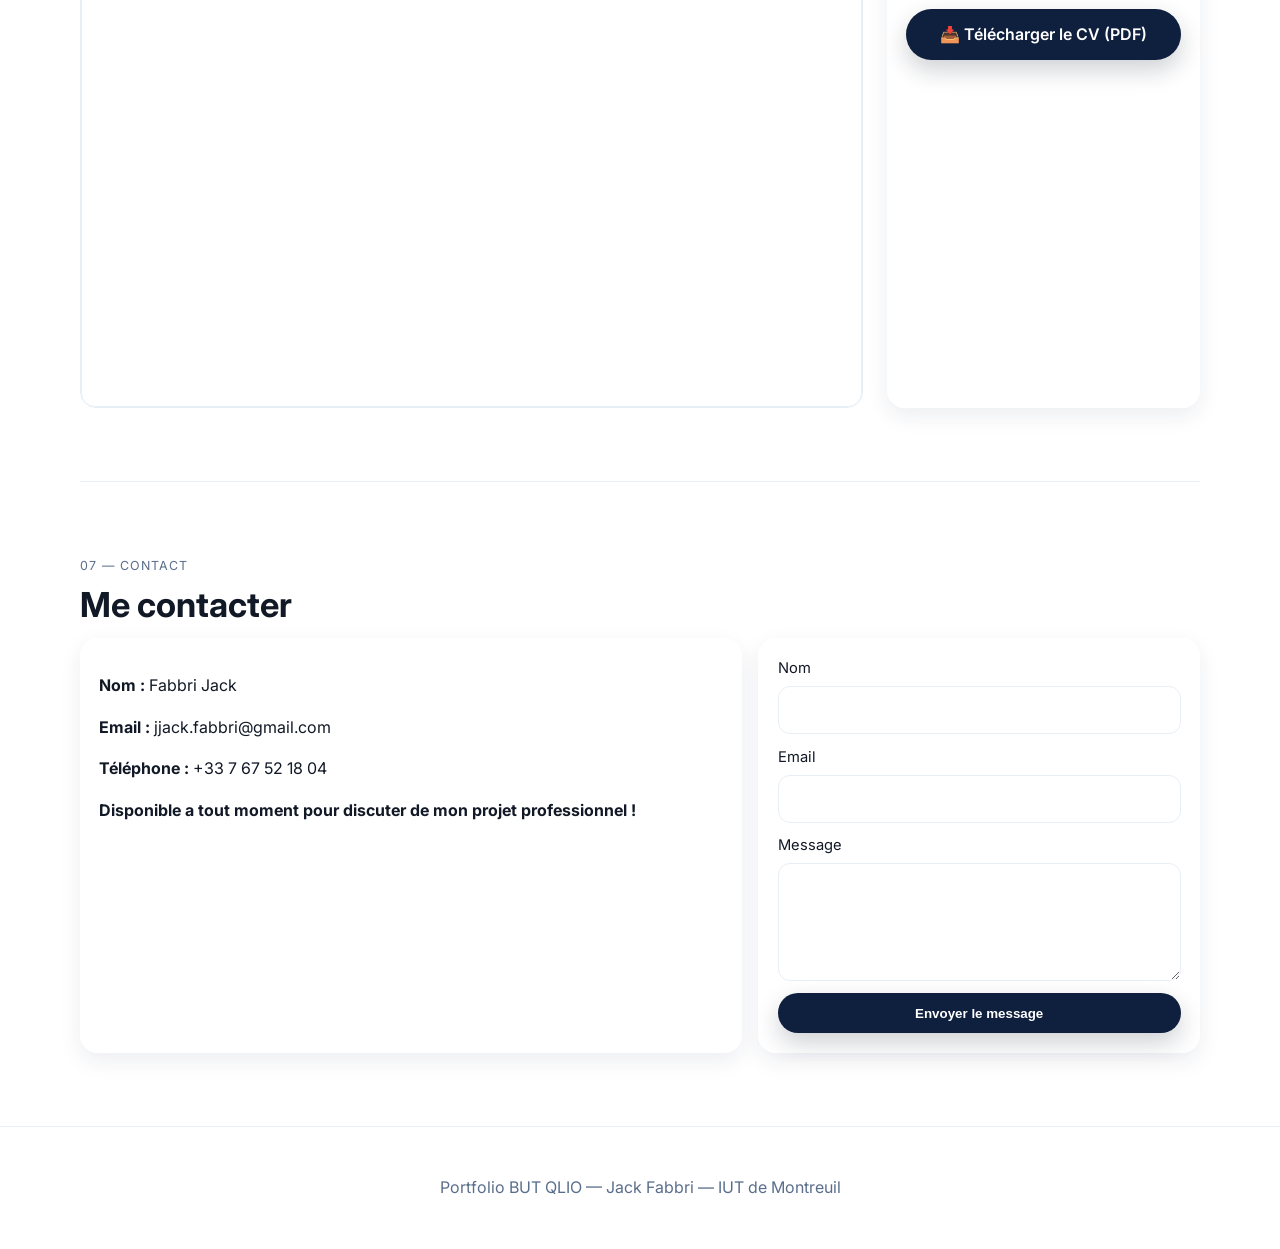
<file: old.html>
<!DOCTYPE html>
<html lang="fr">
  <head>
    <meta charset="UTF-8" />
    <meta name="viewport" content="width=device-width, initial-scale=1.0" />
    <meta
      name="description"
      content="Portfolio BUT QLIO de Jack Fabbri : profil, parcours, expériences professionnelles et SAÉ pour une présentation orale claire et efficace."
    />
    <title>Portfolio QLIO — Jack Fabbri</title>
    <link rel="preconnect" href="https://fonts.googleapis.com" />
    <link rel="preconnect" href="https://fonts.gstatic.com" crossorigin />
    <link
      href="https://fonts.googleapis.com/css2?family=Inter:wght@400;500;600;700;800&display=swap"
      rel="stylesheet"
    />
    <link rel="stylesheet" href="style.css" />
  </head>
  <body>
    <header class="site-header">
      <nav class="container navbar">
        <a href="#home" class="logo">FABBRI JACK</a>
        <button class="nav-toggle" aria-label="Menu navigation">
          <span></span><span></span>
        </button>
        <ul class="nav-links">
          <li><a href="#overview">Sommaire</a></li>
          <li><a href="#about">Mon profil</a></li>
          <li><a href="#path">Mon parcours</a></li>
          <li><a href="#experiences">Mes expériences</a></li>
          <li><a href="#sae">SAÉ</a></li>
          <li><a href="#skills">Compétences</a></li>
          <li><a href="#cv">CV</a></li>
          <li><a href="#contact">Contact</a></li>
        </ul>
        <button class="theme-toggle" id="theme-toggle" aria-label="Activer le mode sombre">🌙</button>
      </nav>
    </header>

    <main>
      <section class="hero container reveal" id="home">
        <p class="section-id">00 — Accueil</p>
        <p class="hero-kicker">Portfolio BUT QLIO — IUT de Montreuil</p>
        <h1>
          Jack Fabbri — 2e année BUT QLIO<br />
          Focus : <span class="word-slider"><span id="animated-word">qualité</span></span>
        </h1>
        <p class="hero-text">
          Je recherche une alternance sur 2 ans en qualité ou logistique pour contribuer
          à l’optimisation des processus, au pilotage des flux et à l’amélioration continue.
        </p>
        <div class="hero-actions">
          <a href="#overview" class="btn btn-primary">Présentation</a>
          <a href="#experiences" class="btn btn-ghost">Expériences pro & stage</a>
        </div>
      </section>

      <section class="section container reveal" id="overview">
        <p class="section-id">00.1 — Préambule</p>
        <h2>Sommaire interactif</h2>
        <div class="cards three-main">
          <a class="block main-card hover-lift" href="#about">
            <h3>1. Mon profil</h3>
            <p>Positionnement QLIO, objectifs, qualités personnelles et compétences clés.</p>
          </a>
          <a class="block main-card hover-lift" href="#path">
            <h3>2. Mon parcours</h3>
            <p>Formation actuelle, évolution académique et projection Master.</p>
          </a>
          <a class="block main-card hover-lift" href="#experiences">
            <h3>3. Mes expériences professionnelles</h3>
            <p>Stage + expériences terrain + SAÉ avec compétences acquises visibles.</p>
          </a>
        </div>
      </section>

      <section class="section container reveal" id="about">
        <p class="section-id">01 — Mon profil</p>
        <h2>Profil professionnel</h2>
        <div class="split about-inner">
          <article class="block glass-card hover-lift">
            <p class="about-lead">Étudiant en BUT QLIO à l’IUT de Montreuil, je construis un profil orienté qualité, logistique et pilotage des opérations.</p>
            <p class="about-subtitle">Autonome, rigoureux et organisé, j’évolue avec méthode dans des environnements exigeants et je m’appuie sur l’analyse de données pour identifier des pistes d’amélioration concrètes.</p>
            <p class="about-conclusion">Aujourd’hui, je recherche une alternance de 2 ans afin de mettre mes compétences au service de la performance opérationnelle et de la fiabilité des processus.</p>

            <div class="badges skills-badges">
              <span>Qualité</span>
              <span>Logistique</span>
              <span>Analyse de données</span>
              <span>Organisation</span>
              <span>Amélioration continue</span>
            </div>
          </article>

          <div class="profile-cards">
            <article class="card hover-lift">
              <h3>Formation</h3>
              <p>BUT QLIO — IUT de Montreuil (2e année)</p>
            </article>
            <article class="card hover-lift">
              <h3>Recherche</h3>
              <p>Alternance 2 ans en qualité / logistique</p>
            </article>
            <article class="card hover-lift">
              <h3>Atouts</h3>
              <p>Organisation, réactivité, esprit d’analyse</p>
            </article>
          </div>
        </div>
      </section>

      <section class="section container reveal" id="path">
        <p class="section-id">02 — Mon parcours</p>
        <h2>Évolution académique</h2>
        
        <div class="timeline-section">
          <h3 class="timeline-heading">Formation actuelle et passée</h3>
          <div class="academic-timeline">
            <article class="timeline-item block hover-lift"><h3><span class="title">Licence 1 Sciences de l’ingénieur</span><span class="timeline-date">2023 - 2024</span></h3><h3><i>Université Sorbonne Paris-Nord - Villetaneuse</i></h3></article>
            <article class="timeline-item block hover-lift"><h3><span class="title">BUT QLIO 1</span><span class="timeline-date">2024 - 2025</span></h3><p>Découverte des fondamentaux : qualité, flux, organisation industrielle, indicateurs.</p><h3><i>IUT de Montreuil</i></h3></article>
            <article class="timeline-item block current-step hover-lift"><h3><span class="title">BUT QLIO 2 (en cours)</span><span class="timeline-date">2025 - 2026</span></h3><p>Approfondissement en pilotage logistique, amélioration continue et gestion opérationnelle.</p><h3><i>IUT de Montreuil</i></h3></article>
            <article class="timeline-item block hover-lift"><h3><span class="title">BUT QLIO 3</span><span class="timeline-date">2026 - 2027</span></h3><p>Professionnalisation, conduite de projet et consolidation des compétences terrain.</p><h3><i>IUT de Montreuil</i></h3></article>
          </div>
        </div>

        <div class="timeline-section">
          <h3 class="timeline-heading">Projection : Master GPLA</h3>
          <article class="block master-intro hover-lift">
            <p><strong>Master Gestion de Production, Logistique, Achats</strong> – IUT de Montreuil</p>
            <p class="master-description">Formation en 2 ans orientée supply chain, pilotage des flux, gestion des opérations et conduite de projets logistiques.</p>
          </article>
          <div class="academic-timeline master-timeline">
            <article class="timeline-item block hover-lift">
              <h3><span class="title">M1 Master GPLA</span><span class="timeline-date">2027 - 2028</span></h3>
              <p>Approfondissement des fondamentaux en logistique, achats, supply chain et management des opérations.</p>
              <p class="timeline-location">IUT de Montreuil</p>
            </article>
            <article class="timeline-item block hover-lift">
              <h3><span class="title">M2 Parcours Management de la Supply Chain et des Achats (MSCA)</span><span class="timeline-date">2028 - 2029</span></h3>
              <p>Spécialisation en pilotage de la performance, coordination des flux et conduite de projets en environnement logistique.</p>
              <p class="timeline-location">IUT de Montreuil</p>
            </article>
          </div>

          <p class="path-note">
            Ce choix de Master est cohérent avec mon BUT QLIO et mes expériences terrain : il prolonge mes compétences en gestion des flux, qualité opérationnelle et pilotage logistique.
          </p> </div>
        <div class="timeline-section">
          <h3 class="timeline-heading">À horizon professionnel</h3>
          <div class="academic-timeline">
            <article class="timeline-item block hover-lift"><h3><span class="title">Insertion professionnelle</span><span class="timeline-date">Objectif à partir de 2029</span></h3><p>Intégrer un grand groupe sur une fonction en supply chain, qualité, amélioration continue ou pilotage des opérations.</p></article>
          </div>  </div>
      </section>
      <section class="section container reveal" id="experiences">
        <p class="section-id">03 — Mes expériences professionnelles (stages + terrain)</p>
        <h2>Expériences et compétences acquises</h2>
        <article class="block skills-summary hover-lift">
          <h3>Compétences développées grâces a mes expériences professionnelles</h3>
          <div class="badges">
            <span>Rigueur</span><span>Organisation</span><span>Gestion des flux</span>
            <span>Contrôle conformité</span><span>Travail en équipe</span><span>Efficacité opérationnelle</span>
          </div>
</article>
        <div class="cards exp-grid">
          <article class="block hover-lift">
            <h3>FedEx — Préparateur de commandes</h3>
            <p class="date">Activité actuelle en parallèle des cours</p>
            <p><strong>Lieu :</strong> Île-de-France</p>
            <p><strong>Missions :</strong> réception, tri, préparation et orientation des colis ; scan et suivi des flux ; chargement/déchargement ; contrôle de conformité avant expédition.</p>
            <p><strong>Compétences développées :</strong> réactivité, rigueur, gestion des cadences, respect strict des procédures de sécurité et de traçabilité.</p>
            <p><strong>Apport :</strong> meilleure maîtrise des opérations logistiques en environnement rapide et fortement processé.</p>
          </article>

          <article class="block hover-lift">
            <h3>Deleev — Préparateur de commandes</h3>
            <p class="date">Paris 12e · 11/2024 — Aujourd’hui</p>
            <p><strong>Missions :</strong> réception des commandes alimentaires, préparation, stockage en chambre froide, contrôle qualité et conformité.</p>
            <p><strong>Compétences développées :</strong> gestion des flux, traçabilité, normes d’hygiène et sécurité.</p>
            <p><strong>Apport :</strong> fiabilisation des opérations et progression continue en efficacité.</p>
          </article>

          <article class="block hover-lift">
            <h3>DHL Charles-de-Gaulle — Manutentionnaire</h3>
            <p class="date">Tremblay-en-France · 06/2024 — 11/2024</p>
            <p><strong>Missions :</strong> chargement/déchargement, tri selon destination, inventaire des stocks, utilisation d’équipements de manutention.</p>
            <p><strong>Compétences développées :</strong> organisation des flux, coordination d’équipe, respect des procédures.</p>
            <p><strong>Apport :</strong> vision opérationnelle de la chaîne logistique et de la continuité de service.</p>
          </article>

          <article class="block hover-lift">
            <h3>Carrefour — Agent polyvalent</h3>
            <p class="date">Aulnay-sous-Bois · 01/2023 — 03/2024</p>
            <p><strong>Missions :</strong> encaissement, mise en rayon, vérification étiquetage, réassort et tenue de l’espace de vente.</p>
            <p><strong>Compétences développées :</strong> sens du service, polyvalence, contrôle visuel qualité, réactivité.</p>
            <p><strong>Apport :</strong> capacité à gérer plusieurs priorités avec constance et rigueur.</p>
          </article>

          <article class="block hover-lift">
            <h3>Convergint — Stage de première année</h3>
            <p class="date">Convergint Global Service-Based Security Systems Integrator</p>
            <p><strong>Période :</strong> Stage BUT QLIO 1</p>
            <p><strong>Missions :</strong> observation des processus de projets techniques, appui à la coordination d’interventions, suivi logistique des équipements, organisation documentaire et respect des procédures.</p>
            <p><strong>Compétences développées :</strong> analyse des processus, logique qualité, coordination inter-services, suivi opérationnel.</p>
            <p><strong>Apport :</strong> professionnalisation sur le fonctionnement d’une organisation technique orientée sécurité et satisfaction client.</p>
          </article>
        </div>
      </section>

      <section class="section container reveal" id="sae">
        <p class="section-id">04 — SAÉ avec Odyssée</p>
        <h2>SAÉ principales (accordéon interactif)</h2>
        <div class="sae-grid" id="sae-accordion">
          <article class="sae-card hover-lift" data-accordion-item>
            <button class="sae-trigger" type="button" aria-expanded="false">
              <span class="sae-icon" aria-hidden="true">📦</span>
              <span class="sae-headline">
                <span class="sae-title">SAÉ – Pilotage de la production et des stocks</span>
                <span class="sae-subtitle">Gérer les flux pour éviter les ruptures et les surstocks</span>
              </span>
              <span class="sae-chevron" aria-hidden="true">⌄</span>
            </button>
            <div class="sae-panel" hidden>
              <p><strong>Objectif :</strong> Cette SAÉ consiste à utiliser Odyssée pour planifier la production et ajuster les approvisionnements en fonction de la demande. L’objectif est de satisfaire les commandes clients tout en limitant le niveau de stock.</p>
              <p><strong>Compétences mobilisées :</strong></p>
              <ul class="list-clean">
                <li>lancement des ordres de fabrication</li>
                <li>gestion des approvisionnements</li>
                <li>suivi des niveaux de stock</li>
                <li>prise de décision en environnement simulé</li>
              </ul>
              <p><strong>Indicateurs analysés :</strong> taux de service client, stock moyen, coût de gestion des articles.</p>
              <p><strong>Conclusion :</strong> Cette SAÉ permet de comprendre comment un mauvais pilotage des flux peut créer soit des ruptures, soit un excès de stock coûteux.</p>
            </div>
          </article>

          <article class="sae-card hover-lift" data-accordion-item>
            <button class="sae-trigger" type="button" aria-expanded="false">
              <span class="sae-icon" aria-hidden="true">⚙️</span>
              <span class="sae-headline">
                <span class="sae-title">SAÉ – Comparaison de deux méthodes de gestion de production</span>
                <span class="sae-subtitle">Point de commande vs calcul des besoins (MRP)</span>
              </span>
              <span class="sae-chevron" aria-hidden="true">⌄</span>
            </button>
            <div class="sae-panel" hidden>
              <p><strong>Objectif :</strong> Cette SAÉ vise à comparer deux façons de gérer une usine dans Odyssée : une méthode classique fondée sur le suivi du stock et une méthode plus avancée fondée sur la prévision et le calcul des besoins.</p>
              <p><strong>Compétences mobilisées :</strong></p>
              <ul class="list-clean">
                <li>analyse comparative</li>
                <li>planification de production</li>
                <li>interprétation de résultats</li>
                <li>amélioration d’une méthode de gestion</li>
              </ul>
              <p><strong>Indicateurs analysés :</strong> taux de service, niveau de stock, performance globale de la production.</p>
              <p><strong>Conclusion :</strong> Cette SAÉ montre que le choix de la méthode de gestion influence directement la réactivité de l’entreprise et son efficacité opérationnelle.</p>
            </div>
          </article>

          <article class="sae-card hover-lift" data-accordion-item>
            <button class="sae-trigger" type="button" aria-expanded="false">
              <span class="sae-icon" aria-hidden="true">📊</span>
              <span class="sae-headline">
                <span class="sae-title">SAÉ – Analyse de performance et aide à la décision</span>
                <span class="sae-subtitle">Exploiter les résultats de simulation pour proposer des actions d’amélioration</span>
              </span>
              <span class="sae-chevron" aria-hidden="true">⌄</span>
            </button>
            <div class="sae-panel" hidden>
              <p><strong>Objectif :</strong> Cette SAÉ consiste à analyser les résultats obtenus après plusieurs périodes de simulation dans Odyssée afin d’identifier les dysfonctionnements et de proposer des décisions plus pertinentes.</p>
              <p><strong>Compétences mobilisées :</strong></p>
              <ul class="list-clean">
                <li>lecture d’indicateurs industriels</li>
                <li>diagnostic de performance</li>
                <li>justification de décisions</li>
                <li>amélioration continue</li>
              </ul>
              <p><strong>Indicateurs analysés :</strong> retard ou satisfaction des commandes, coût lié aux stocks, cohérence entre prévisions et production.</p>
              <p><strong>Conclusion :</strong> Cette SAÉ met en valeur la capacité de l’étudiant à transformer des données de simulation en recommandations concrètes pour améliorer la performance d’une entreprise.</p>
            </div>
          </article>
        </div>
      </section>

      <section class="section container reveal" id="skills">
        <p class="section-id">05 — Compétences, langues, certifications</p>
        <h2>Compétences</h2>
        <div class="skills-grid">
          <article class="block hover-lift">
            <h3>Compétences métiers</h3>
            <div class="badges">
              <span>Gestion des stocks</span><span>Contrôle qualité</span><span>Amélioration continue</span>
              <span>Analyse de données</span><span>Gestion de projet</span><span>Communication interpersonnelle</span>
            </div>
          </article>
          <article class="block hover-lift">
            <h3>Niveaux estimés</h3>
            <div class="skill"><p>Gestion des stocks</p><div><span style="--w:90%"></span></div></div>
            <div class="skill"><p>Contrôle qualité</p><div><span style="--w:88%"></span></div></div>
            <div class="skill"><p>Amélioration continue</p><div><span style="--w:83%"></span></div></div>
            <div class="skill"><p>Analyse de données</p><div><span style="--w:85%"></span></div></div>
          </article>
        </div>

        <div class="cards two info-row">
          <article class="block hover-lift">
            <h3>Langues</h3>
            <ul class="list-clean">
              <li><strong>Français :</strong> langue natale</li>
              <li><strong>Italien :</strong> langue natale</li>
              <li><strong>Anglais :</strong> B2</li>
              <li><strong>Allemand :</strong> A2</li>
            </ul>
          </article>
          <article class="block hover-lift">
            <h3>Centres d’intérêt</h3>
            <div class="badges"><span>Bricolage</span><span>Voyage</span><span>Sport</span><span>Lecture</span></div>
          </article>
        </div>

        <article class="block certs hover-lift">
          <h3>Formations professionnelles / certifications</h3>
          <ul class="list-clean">
            <li>Sécurité Aéroportuaire des Personnels non accompagnés (secteurs MAN / TRA)</li>
            <li>7.4 — Manutention des marchandises dangereuses hors classe 7</li>
            <li>11.2.6.2 – 11.2.3.9 (formations aéroportuaires)</li>
          </ul>
        </article>
      </section>

      <section class="section container reveal" id="cv">
        <p class="section-id">06 — CV</p>
        <h2>Curriculum Vitae</h2>

        <div class="cv-container">
          <div class="cv-viewer">
            <p class="cv-note-viewer"> Visualiser mon CV avant de le télécharger ! </p>

            <div id="cv-embed" class="cv-embed">
              <iframe id="cv-frame" src="CV Alternance FABBRI JACK.pdf" frameborder="0" width="100%" height="920"></iframe>
            </div>
          </div>

          <div class="cv-download">
            <article class="block hover-lift">
              <h3>Mon CV vous as plu ? </h3>
              <p>Téléchargez-le dès maintenant !</p>
              <a href="CV Alternance FABBRI JACK.pdf" class="btn btn-primary" download>📥 Télécharger le CV (PDF)</a>
              <p class="cv-note"></p>
            </article>
          </div>
        </div>
      </section>

      <section class="section container reveal" id="contact">
        <p class="section-id">07 — Contact</p>
        <h2>Me contacter</h2>
        <div class="split">
          <article class="block hover-lift">
            <p><strong>Nom :</strong>   Fabbri Jack</p>
            <p><strong>Email :</strong> jjack.fabbri@gmail.com</p>
            <p><strong>Téléphone :</strong> +33 7 67 52 18 04</p>
            <p><strong>Disponible a tout moment pour discuter de mon projet professionnel !</strong></p>
          </article>
          <form class="block contact-form hover-lift">
            <label>Nom <input type="text" required /></label>
            <label>Email <input type="email" required /></label>
            <label>Message <textarea rows="4" required></textarea></label>
            <button type="submit" class="btn btn-primary">Envoyer le message</button>
          </form>
        </div>
      </section>
    </main>

    <button class="to-top" aria-label="Retour en haut">↑</button>

    <footer class="site-footer">
      <div class="container">
        <p>Portfolio BUT QLIO — Jack Fabbri — IUT de Montreuil</p>
      </div>
    </footer>

    <script src="script.js"></script>
  </body>
</html>
</file>
<file: style.css>
:root {
  --bg: #ffffff;
  --text: #121926;
  --muted: #5a6e8c;
  --line: #e8eef6;
  --surface: rgba(255, 255, 255, 0.85);
  --surface-border: rgba(255, 255, 255, 0.92);
  --primary: #0f1f3e;
  --accent: #2f6bff;
  --nav-bg: rgba(255, 255, 255, 0.85);
  --input-bg: #ffffff;
  --hover-shadow: 0 16px 34px rgba(15, 25, 40, 0.12);
}

body[data-theme='dark'] {
  --bg: #0e1525;
  --text: #e5ecf8;
  --muted: #9aaccc;
  --line: #1f2b43;
  --surface: rgba(18, 29, 48, 0.78);
  --surface-border: rgba(154, 172, 204, 0.2);
  --primary: #e5ecf8;
  --accent: #7dacff;
  --nav-bg: rgba(11, 20, 36, 0.85);
  --input-bg: #0e1728;
  --hover-shadow: 0 14px 28px rgba(6, 10, 20, 0.55);
}

* { box-sizing: border-box; }
html { scroll-behavior: smooth; }

body {
  margin: 0;
  font-family: 'Inter', sans-serif;
  color: var(--text);
  line-height: 1.6;
  background: radial-gradient(circle at 10% 5%, rgba(84, 139, 255, 0.14), transparent 30%), var(--bg);
}

a { color: inherit; text-decoration: none; }
.container { width: min(1120px, 92%); margin: 0 auto; }

.site-header {
  position: sticky;
  top: 0;
  z-index: 40;
  background: var(--nav-bg);
  backdrop-filter: blur(12px);
  border-bottom: 1px solid var(--line);
}

.navbar {
  min-height: 70px;
  display: flex;
  align-items: center;
  justify-content: space-between;
  gap: 1rem;
}

.logo { font-weight: 800; letter-spacing: 0.04em; }

.nav-links {
  list-style: none;
  margin: 0;
  padding: 0;
  display: flex;
  gap: 0.7rem;
}

.nav-links a {
  color: var(--muted);
  font-size: 0.88rem;
  padding: 0.4rem 0.66rem;
  border-radius: 999px;
  transition: 0.2s ease;
}

.nav-links a:hover,
.nav-links a.active {
  color: var(--text);
  background: color-mix(in srgb, var(--accent) 12%, transparent);
}

.nav-toggle { display: none; background: transparent; border: 0; }
.nav-toggle span { display: block; width: 22px; height: 2px; margin: 5px 0; background: var(--text); }

.theme-toggle {
  border: 1px solid var(--line);
  background: var(--input-bg);
  color: var(--text);
  border-radius: 999px;
  width: 40px;
  height: 40px;
  cursor: pointer;
}

.section { padding: 4.6rem 0; border-top: 1px solid var(--line); }
.section-id { margin: 0 0 0.5rem; font-size: 0.78rem; letter-spacing: 0.08em; text-transform: uppercase; color: var(--muted); }
h1, h2, h3 { line-height: 1.2; margin: 0 0 0.8rem; }
h1 { font-size: clamp(2rem, 4.8vw, 3.4rem); }
h2 { font-size: clamp(1.45rem, 3vw, 2.15rem); }
h3 { font-size: 1.04rem; }

.hero { padding: 5.2rem 0 4.2rem; }
.hero-kicker { color: var(--muted); text-transform: uppercase; letter-spacing: 0.08em; font-size: 0.8rem; }
.hero-text { max-width: 760px; color: var(--muted); }
.hero-actions { display: flex; gap: 0.8rem; margin-top: 1.2rem; flex-wrap: wrap; }

.word-slider { display: inline-flex; min-width: 200px; color: var(--accent); font-weight: 800; }
#animated-word {
  display: inline-block;
  border-right: 2px solid var(--accent);
  padding-right: 0.32rem;
  animation: caret 0.8s steps(1) infinite;
}

@keyframes caret { 50% { border-color: transparent; } }

.btn {
  border-radius: 999px;
  padding: 0.74rem 1.08rem;
  border: 1px solid transparent;
  font-weight: 600;
  transition: transform 0.2s ease, box-shadow 0.25s ease;
}
.btn:hover { transform: translateY(-2px); }
.btn-primary { background: var(--primary); color: var(--bg); box-shadow: 0 10px 24px rgba(17, 24, 39, 0.2); }
.btn-ghost { border-color: var(--line); background: var(--input-bg); color: var(--text); }

.block {
  background: var(--surface);
  border: 1px solid var(--surface-border);
  backdrop-filter: blur(10px);
  border-radius: 18px;
  padding: 1.15rem;
  box-shadow: 0 8px 22px rgba(28, 44, 72, 0.08);
}

.hover-lift,
.sae-card {
  transition: transform 0.25s ease, box-shadow 0.25s ease, border-color 0.25s ease;
}

.hover-lift:hover,
.sae-card:hover {
  transform: translateY(-4px);
  box-shadow: var(--hover-shadow);
  border-color: color-mix(in srgb, var(--accent) 40%, var(--surface-border));
}

.split,
.skills-grid { display: grid; grid-template-columns: 1.5fr 1fr; gap: 1rem; }
.about-inner { gap: 1.4rem; align-items: start; }

.glass-card {
  background: rgba(255, 255, 255, 0.68);
  border: 1px solid rgba(255, 255, 255, 0.58);
  backdrop-filter: blur(10px);
  box-shadow: 0 14px 30px rgba(15, 28, 55, 0.10);
  border-radius: 18px;
  padding: 1.3rem;
  display: flex;
  flex-direction: column;
  gap: 0.9rem;
}

.about-lead {
  margin: 0;
  font-size: 1.05rem;
  font-weight: 700;
  line-height: 1.5;
}

.about-subtitle,
.about-conclusion {
  margin: 0;
  color: var(--muted);
  line-height: 1.6;
}

.profile-cards {
  display: grid;
  gap: 0.95rem;
}

.card {
  background: rgba(249, 252, 255, 0.72);
  border: 1px solid rgba(165, 194, 255, 0.45);
  border-radius: 15px;
  padding: 1rem;
  min-height: 100px;
}

.card h3 {
  margin: 0 0 0.4rem;
  color: var(--accent);
  font-size: 1rem;
}

.card p {
  margin: 0;
  color: var(--text);
}

.skills-badges {
  display: flex;
  flex-wrap: wrap;
  gap: 0.5rem;
  margin-top: 0.6rem;
}

.skills-badges span {
  font-size: 0.80rem;
  border-radius: 999px;
  padding: 0.38rem 0.64rem;
  background: rgba(47, 107, 255, 0.14);
  border: 1px solid rgba(47, 107, 255, 0.32);
  color: var(--accent);
}

.hover-lift:hover,
.card:hover,
.glass-card:hover {
  transform: translateY(-3px);
  box-shadow: 0 18px 36px rgba(15, 28, 55, 0.15);
}

.cards { display: grid; gap: 1rem; grid-template-columns: repeat(3, 1fr); }
.cards.two { grid-template-columns: repeat(2, 1fr); }
.exp-grid { grid-template-columns: repeat(2, 1fr); }

.stats { display: grid; gap: 0.8rem; }
.stats strong { display: block; }

.academic-timeline {
  display: grid;
  gap: 0.85rem;
  border-left: 2px solid color-mix(in srgb, var(--accent) 35%, var(--line));
  padding-left: 1rem;
}

.timeline-item { position: relative; }
.timeline-item h3 {
  display: flex;
  justify-content: space-between;
  align-items: center;
}
.timeline-date {
  font-weight: 500;
  color: var(--muted);
  font-size: 0.9rem;
}
.title {
  flex: 1;
}
.timeline-item::before {
  content: '';
  position: absolute;
  left: -1.45rem;
  top: 1rem;
  width: 10px;
  height: 10px;
  border-radius: 50%;
  background: color-mix(in srgb, var(--accent) 60%, white);
}

.current-step {
  background: color-mix(in srgb, var(--accent) 20%, var(--surface));
  border-color: color-mix(in srgb, var(--accent) 60%, var(--surface-border));
}

.path-note { color: var(--muted); margin-top: 0.9rem; }

.skills-summary .badges { margin-top: 0.6rem; }
.badges { display: flex; flex-wrap: wrap; gap: 0.5rem; }
.badges span {
  background: color-mix(in srgb, var(--accent) 12%, transparent);
  border: 1px solid color-mix(in srgb, var(--accent) 36%, transparent);
  border-radius: 999px;
  padding: 0.33rem 0.68rem;
  font-size: 0.84rem;
}

.date { color: var(--accent); margin: 0 0 0.45rem; font-weight: 600; font-size: 0.9rem; }
.list-clean { margin: 0.4rem 0 0; padding-left: 1rem; }
.list-clean li { margin-bottom: 0.35rem; }

.sae-grid { display: grid; grid-template-columns: repeat(3, 1fr); gap: 1rem; }
.sae-card {
  background: var(--surface);
  border: 1px solid var(--surface-border);
  border-radius: 16px;
  padding: 0.4rem 0.7rem 0.8rem;
}

.sae-trigger {
  width: 100%;
  border: 0;
  background: transparent;
  color: inherit;
  display: grid;
  grid-template-columns: auto 1fr auto;
  align-items: start;
  gap: 0.65rem;
  text-align: left;
  padding: 0.3rem 0;
  cursor: pointer;
}

.sae-icon {
  width: 34px;
  height: 34px;
  border-radius: 10px;
  display: grid;
  place-items: center;
  background: color-mix(in srgb, var(--accent) 18%, transparent);
  border: 1px solid color-mix(in srgb, var(--accent) 30%, transparent);
  font-size: 0.95rem;
}

.sae-headline { display: grid; gap: 0.2rem; }
.sae-title { font-weight: 700; line-height: 1.3; }
.sae-subtitle { color: var(--muted); font-size: 0.86rem; line-height: 1.35; }

.sae-chevron {
  font-size: 1.15rem;
  color: var(--muted);
  transform-origin: center;
  transition: transform 0.24s ease;
}

.sae-trigger[aria-expanded='true'] .sae-chevron { transform: rotate(180deg); }

.sae-trigger:focus-visible {
  outline: 2px solid color-mix(in srgb, var(--accent) 45%, transparent);
  outline-offset: 4px;
  border-radius: 10px;
}

.sae-panel {
  overflow: hidden;
  max-height: 0;
  opacity: 0;
  border-top: 1px solid transparent;
  transition: max-height 0.35s ease, opacity 0.25s ease, border-color 0.25s ease, margin-top 0.25s ease;
  margin-top: 0;
}

.sae-panel.is-open {
  opacity: 1;
  margin-top: 0.65rem;
  border-color: var(--line);
}

.sae-panel p { margin: 0.45rem 0; }

.skill { margin-bottom: 0.72rem; }
.skill p { margin: 0 0 0.24rem; }
.skill div { width: 100%; height: 10px; background: color-mix(in srgb, var(--text) 12%, transparent); border-radius: 999px; overflow: hidden; }
.skill span { display: block; width: var(--w); height: 100%; background: linear-gradient(90deg, #2f6bff, #8db5ff); }

.certs { margin-top: 1rem; }

/* Chronologie améliorée */
.timeline-section {
  margin-bottom: 2.2rem;
  padding-bottom: 1.5rem;
  border-bottom: 1px solid var(--line);
}

.timeline-section:last-child {
  border-bottom: none;
  margin-bottom: 1rem;
}

.timeline-heading {
  color: color-mix(in srgb, var(--text) 80%, var(--accent));
  font-size: 1.1rem;
  font-weight: 700;
  letter-spacing: 0.02em;
  margin-bottom: 1.2rem;
  text-transform: uppercase;
  opacity: 0.9;
}

.master-intro {
  margin-bottom: 1.2rem;
  background: color-mix(in srgb, var(--accent) 8%, var(--surface));
  border-color: color-mix(in srgb, var(--accent) 40%, var(--surface-border));
}

.master-intro p:first-child {
  font-size: 0.98rem;
  font-weight: 700;
  margin: 0 0 0.5rem;
}

.master-description {
  color: var(--muted);
  font-size: 0.92rem;
  margin: 0;
}

.master-timeline .timeline-item {
  background: color-mix(in srgb, var(--accent) 6%, var(--surface));
}

.master-timeline .timeline-item h3 {
  color: color-mix(in srgb, var(--accent) 100%, var(--text));
}

.timeline-location {
  color: var(--muted);
  font-size: 0.88rem;
  margin: 0.5rem 0 0;
}

/*  Visualization */
.cv-highlight { display: grid; gap: 0.8rem; }

.cv-container {
  display: grid;
  grid-template-columns: 2.5fr 1fr;
  gap: 1.5rem;
  margin-top: 1.5rem;
}

.cv-viewer {
  display: flex;
  flex-direction: column;
  gap: 1rem;
  background: var(--input-bg);
  border-radius: 16px;
  border: 1px solid var(--line);
  overflow: hidden;
}

.cv-placeholder-text {
  padding: 1rem;
  color: var(--muted);
  font-size: 0.92rem;
  text-align: center;
  margin: 0;
  background: color-mix(in srgb, var(--accent) 4%, transparent);
  border-bottom: 1px solid var(--line);
}

.cv-actions {
  display: flex;
  gap: 0.75rem;
  margin-bottom: 0.9rem;
  flex-wrap: wrap;
}

.cv-embed {
  flex: 1;
  min-height: 720px;
  background: var(--bg);
  color: var(--muted);
  display: grid;
  place-items: center;
  border: 1px solid var(--line);
  border-radius: 14px;
  overflow: hidden;
}

.cv-embed iframe {
  width: 100%;
  height: 100%;
  border: none;
}

.cv-note-viewer {
  padding: 0.8rem 1rem;
  background: color-mix(in srgb, var(--accent) 8%, var(--surface));
  border-top: 1px solid var(--line);
  color: var(--muted);
  font-size: 0.84rem;
  margin: 0;
  text-align: center;
}

.cv-download {
  display: flex;
  flex-direction: column;
  gap: 1rem;
}

.cv-download .block {
  height: 100%;
  display: flex;
  flex-direction: column;
  gap: 0.8rem;
}

.cv-download h3 {
  margin: 0 0 0.5rem;
  font-size: 1.02rem;
}

.cv-download p {
  margin: 0;
  color: var(--muted);
  font-size: 0.9rem;
  flex: 1;
}

.cv-download .btn {
  width: 100%;
  text-align: center;
  margin-top: auto;
}

.lm{
  margin-top: 20px;
  margin-bottom: 2px;
}
.cv-note { color: var(--muted); margin: 0; font-size: 0.88rem; }

.contact-form { display: grid; gap: 0.7rem; }
.contact-form label { display: grid; gap: 0.35rem; font-size: 0.92rem; }
input, textarea {
  border-radius: 12px;
  border: 1px solid var(--line);
  padding: 0.7rem;
  background: var(--input-bg);
  color: var(--text);
  font: inherit;
}
input:focus, textarea:focus { outline: 2px solid color-mix(in srgb, var(--accent) 35%, transparent); border-color: var(--accent); }

.to-top {
  position: fixed;
  right: 1.2rem;
  bottom: 1.2rem;
  width: 42px;
  height: 42px;
  border-radius: 50%;
  border: 0;
  background: var(--primary);
  color: var(--bg);
  opacity: 0;
  visibility: hidden;
  transition: 0.25s ease;
  cursor: pointer;
}
.to-top.show { opacity: 1; visibility: visible; }

.site-footer { padding: 2rem 0; border-top: 1px solid var(--line); color: var(--muted); text-align: center; }

.reveal { opacity: 0; transform: translateY(24px); transition: opacity 0.7s ease, transform 0.7s ease; }
.reveal.visible { opacity: 1; transform: translateY(0); }

@media (max-width: 1000px) {
  .split,
  .about-inner,
  .skills-grid,
  .exp-grid,
  .sae-grid,
  .cards { grid-template-columns: 1fr; }

  .profile-cards { grid-template-columns: 1fr; }
  .cv-container { grid-template-columns: 1fr; }

  .nav-toggle { display: block; }
  .nav-links {
    position: absolute;
    top: 70px;
    right: 4%;
    width: min(340px, 92%);
    background: var(--surface);
    border: 1px solid var(--line);
    border-radius: 16px;
    display: grid;
    max-height: 0;
    overflow: hidden;
    transition: max-height 0.25s ease;
    box-shadow: 0 10px 24px rgba(19, 30, 52, 0.14);
  }
  .nav-links.open { max-height: 520px; padding: 0.5rem; }
  .nav-links a { display: block; }
}

@media (max-width: 700px) {
  .section { padding: 4rem 0; }
  .hero-actions { flex-direction: column; }
  .btn { width: 100%; text-align: center; }
}
</file>
